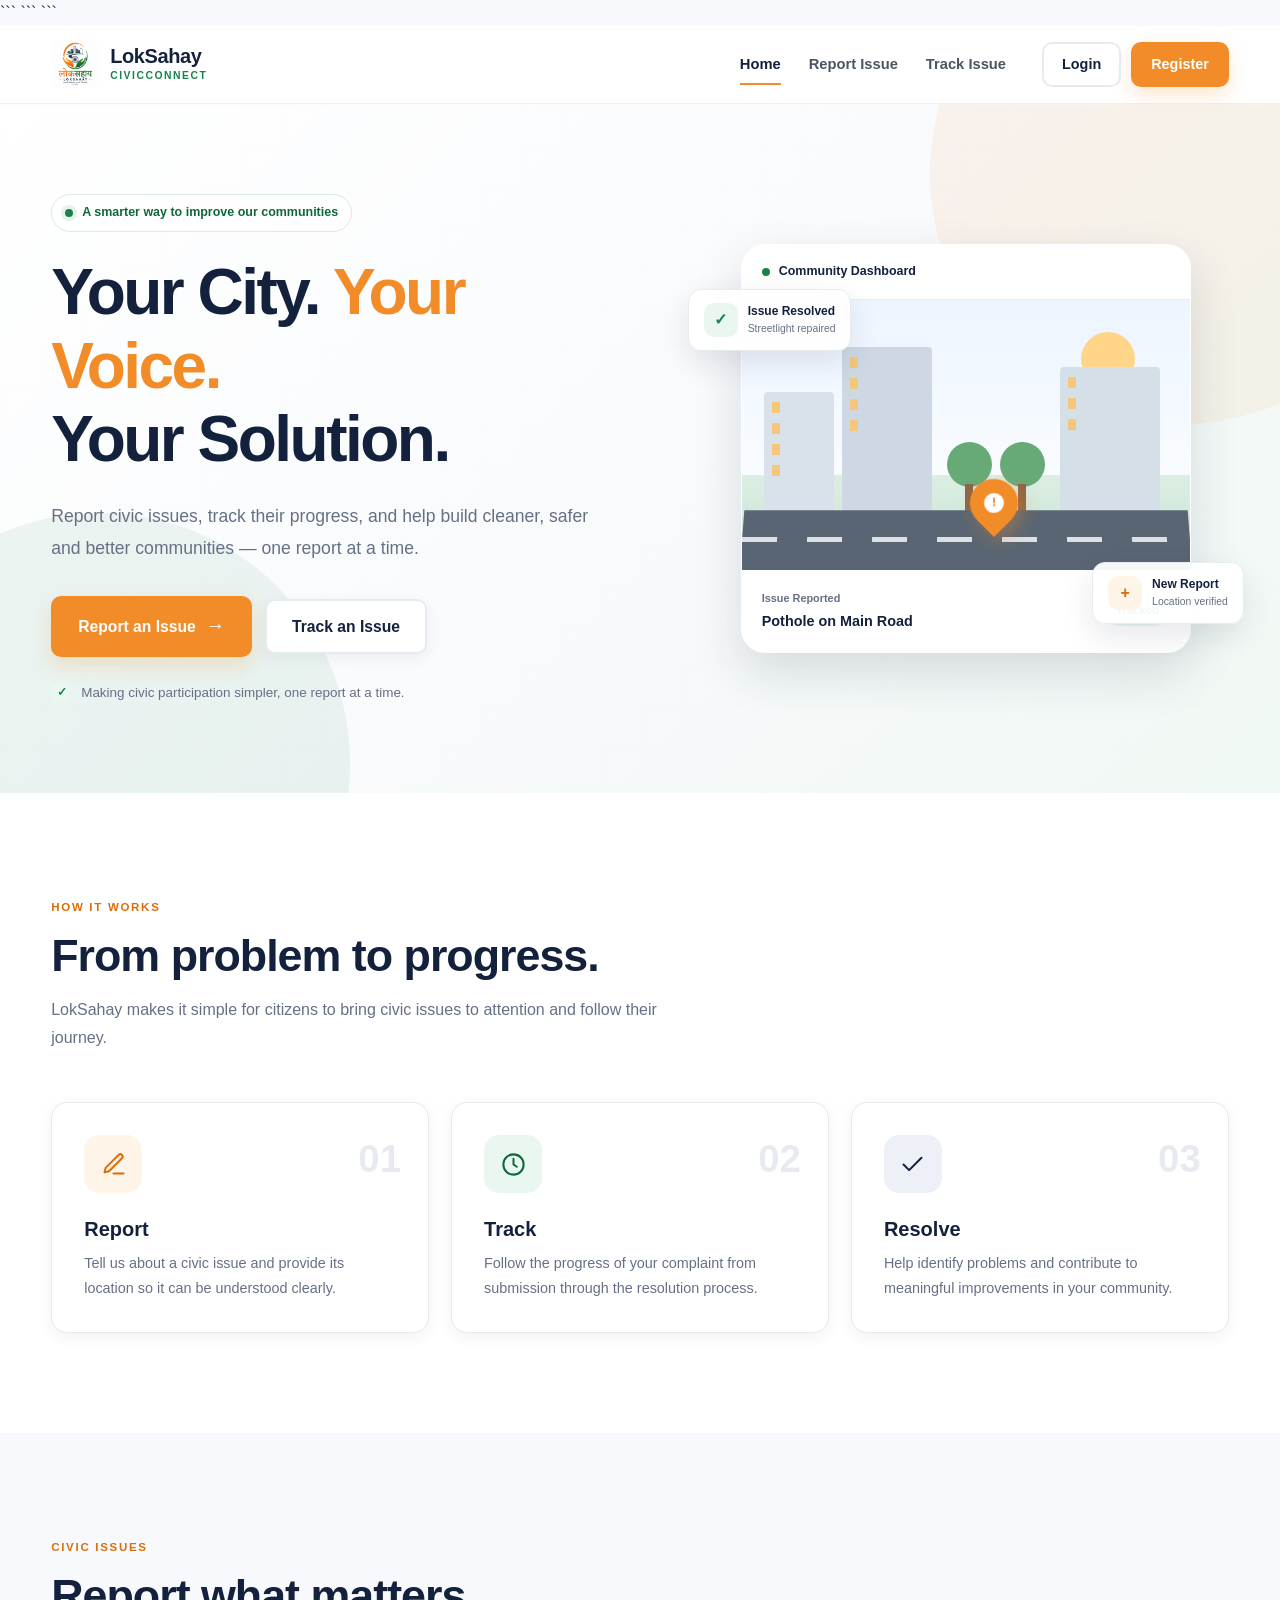
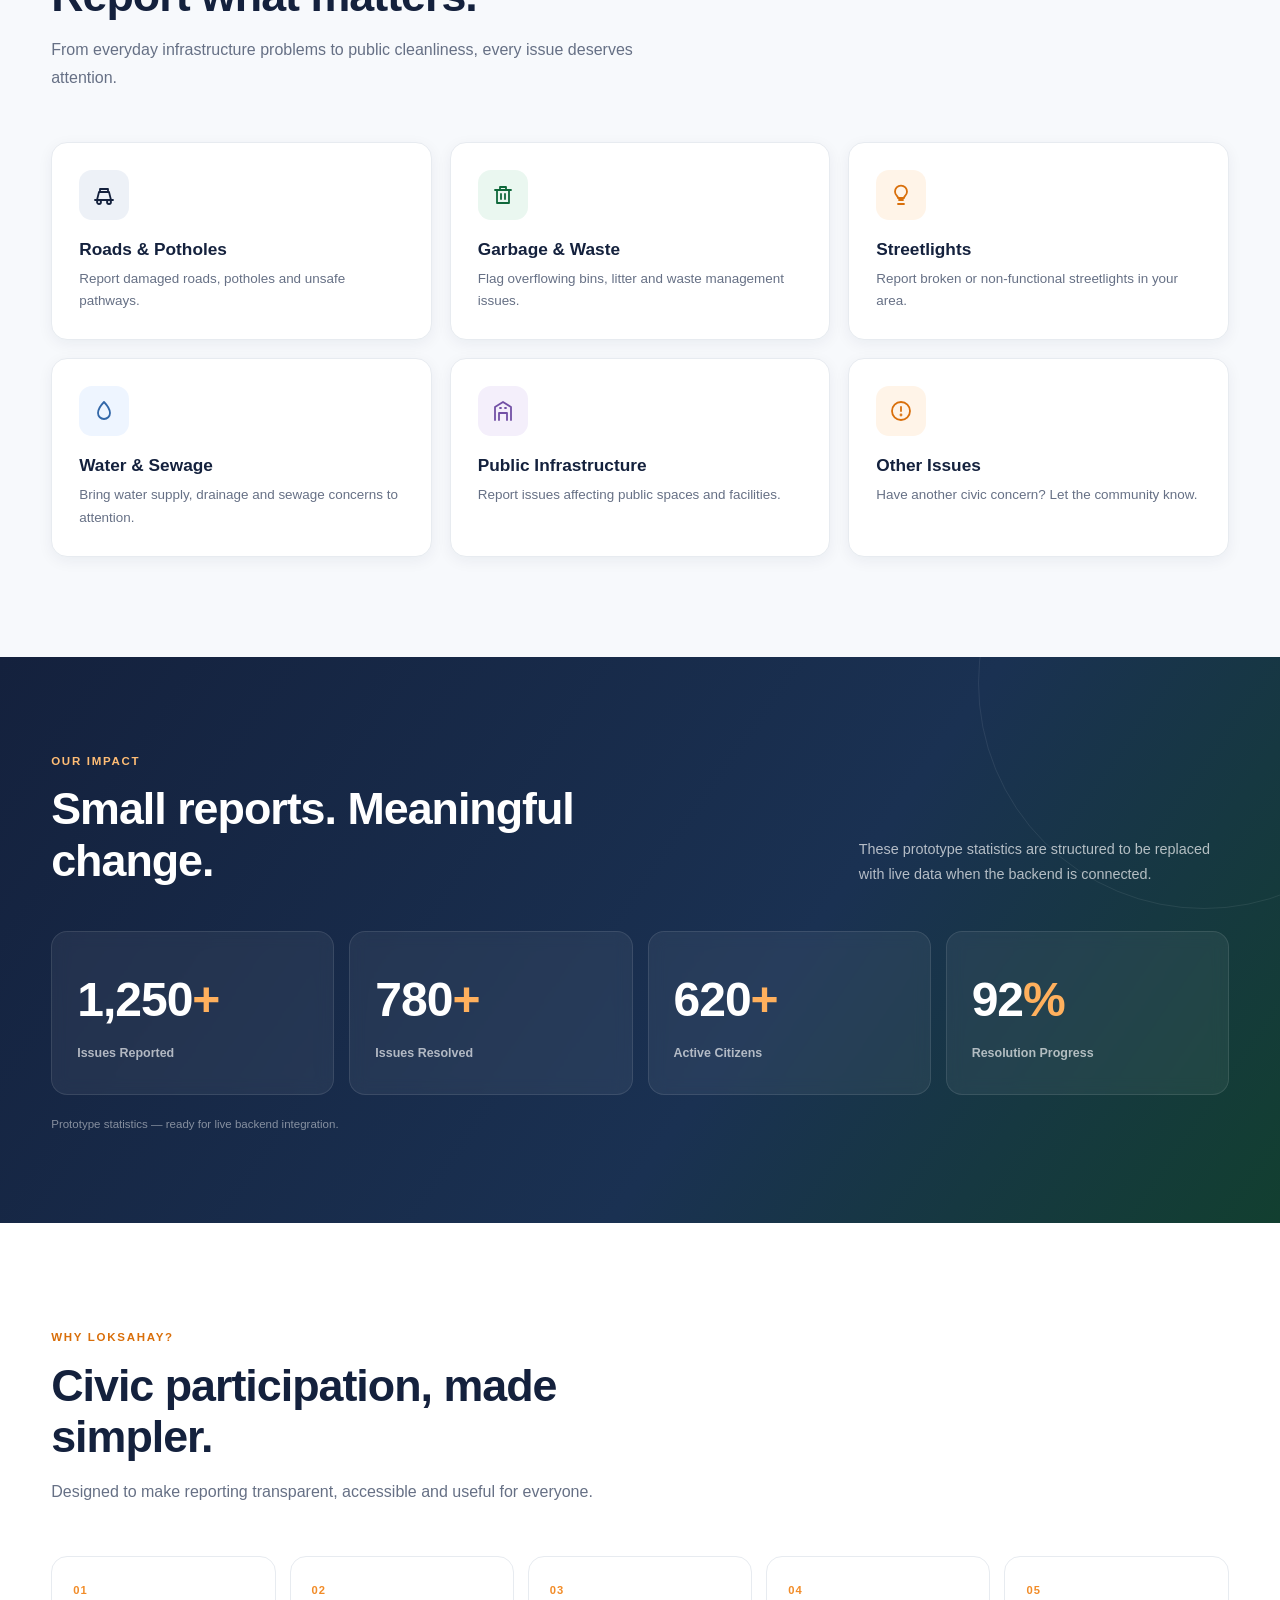
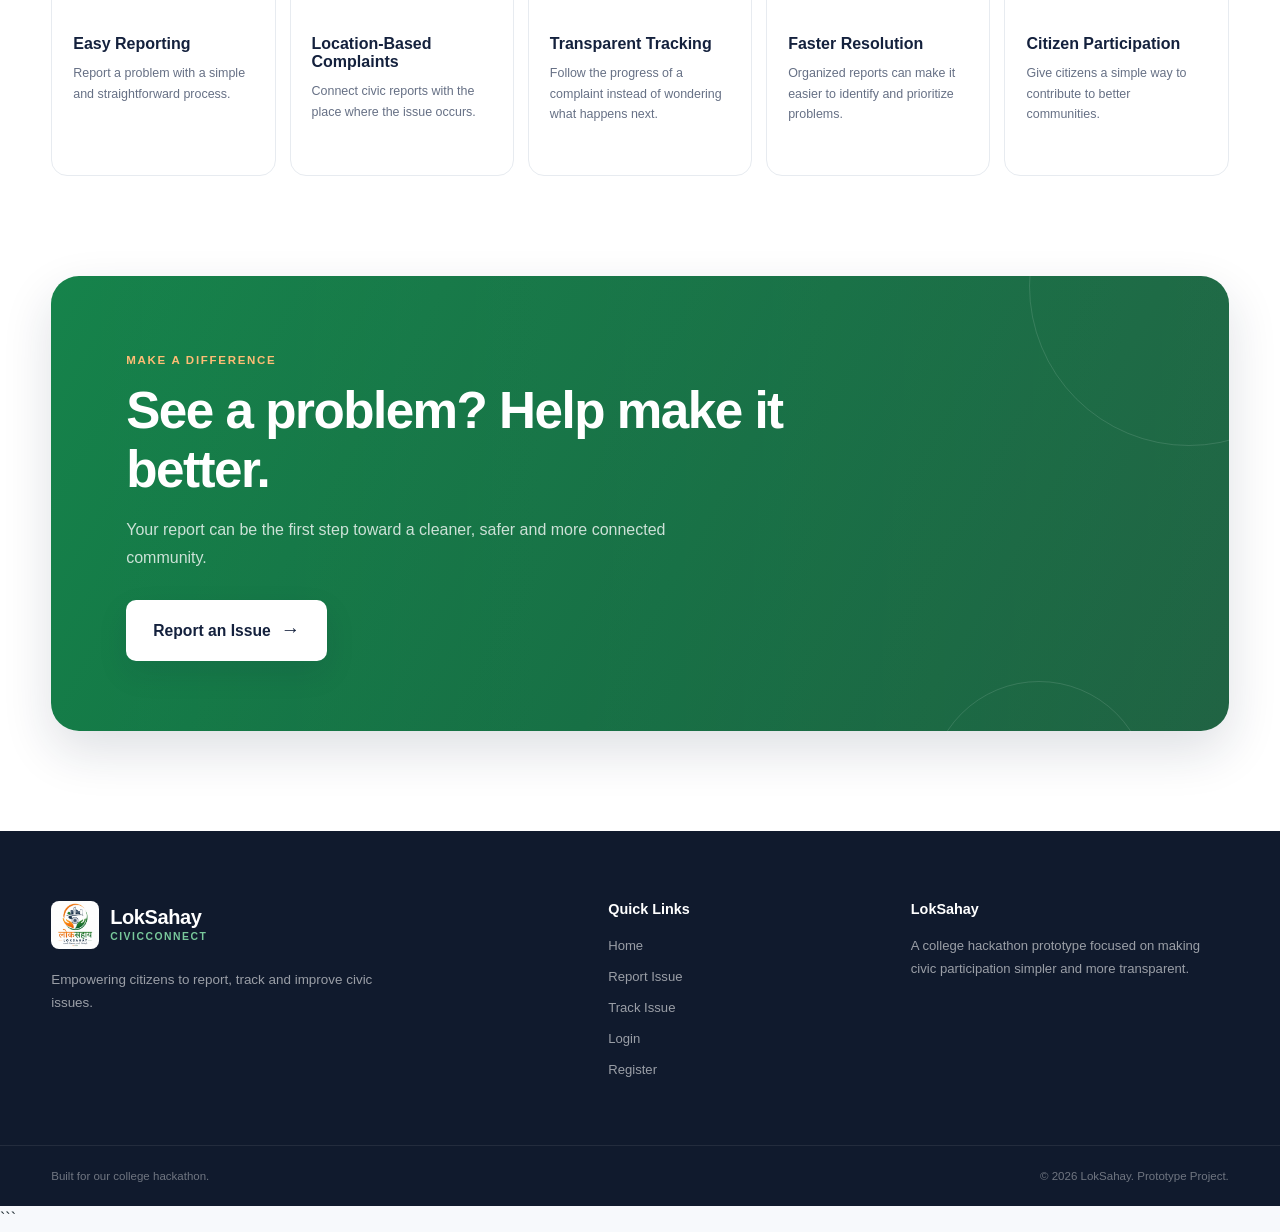
<file: index.html>
<!DOCTYPE html>

<html lang="en">
<head>
    <meta charset="UTF-8">
    <meta name="viewport" content="width=device-width, initial-scale=1.0">

```
<meta
    name="description"
    content="LokSahay - Report civic issues, track progress, and help build better communities."
>

<title>LokSahay | Your City. Your Voice. Your Solution.</title>

<link rel="stylesheet" href="style.css">
```

</head>

<body>

```
<!-- ==================== NAVBAR ==================== -->
<header class="site-header">
    <nav class="navbar container" aria-label="Main navigation">

        <!-- Logo -->
        <a href="index.html" class="brand">
            <img
                src="assets/logo.png"
                alt="LokSahay Logo"
                class="brand-logo"
            >

            <div class="brand-text">
                <span class="brand-name">LokSahay</span>
                <span class="brand-tagline">CivicConnect</span>
            </div>
        </a>

        <!-- Mobile Menu Button -->
        <button
            class="menu-toggle"
            id="menuToggle"
            type="button"
            aria-label="Open navigation menu"
            aria-expanded="false"
            aria-controls="navLinks"
        >
            <span></span>
            <span></span>
            <span></span>
        </button>

        <!-- Navigation Links -->
        <div class="nav-links" id="navLinks">

            <a href="index.html" class="nav-link active">
                Home
            </a>

            <a href="report.html" class="nav-link">
                Report Issue
            </a>

            <a href="track.html" class="nav-link">
                Track Issue
            </a>

            <div class="nav-actions">

                <a href="login.html" class="btn btn-outline btn-small">
                    Login
                </a>

                <a href="register.html" class="btn btn-primary btn-small">
                    Register
                </a>

            </div>

        </div>

    </nav>
</header>


<!-- ==================== MAIN CONTENT ==================== -->
<main>

    <!-- ==================== HERO SECTION ==================== -->
    <section class="hero">

        <div class="hero-pattern"></div>

        <div class="container hero-content">

            <!-- Hero Text -->
            <div class="hero-text reveal">

                <div class="hero-badge">
                    <span class="badge-dot"></span>
                    A smarter way to improve our communities
                </div>

                <h1>
                    Your City.
                    <span class="text-saffron">Your Voice.</span>
                    <br>
                    Your Solution.
                </h1>

                <p class="hero-description">
                    Report civic issues, track their progress, and help
                    build cleaner, safer and better communities — one
                    report at a time.
                </p>

                <div class="hero-buttons">

                    <a
                        href="report.html"
                        class="btn btn-primary btn-large"
                    >
                        Report an Issue
                        <span class="btn-arrow">→</span>
                    </a>

                    <a
                        href="track.html"
                        class="btn btn-secondary btn-large"
                    >
                        Track an Issue
                    </a>

                </div>

                <div class="hero-trust">
                    <span class="trust-check">✓</span>
                    Making civic participation simpler, one report at a time.
                </div>

            </div>


            <!-- Hero Visual -->
            <div class="hero-visual reveal">

                <div class="visual-glow"></div>

                <div class="city-card">

                    <div class="city-card-top">
                        <span class="live-dot"></span>
                        <span>Community Dashboard</span>
                    </div>

                    <div class="city-illustration">

                        <div class="sun"></div>

                        <!-- Buildings -->
                        <div class="building building-one">
                            <span></span>
                            <span></span>
                            <span></span>
                            <span></span>
                        </div>

                        <div class="building building-two">
                            <span></span>
                            <span></span>
                            <span></span>
                            <span></span>
                        </div>

                        <div class="building building-three">
                            <span></span>
                            <span></span>
                            <span></span>
                        </div>

                        <!-- Trees -->
                        <div class="tree tree-one">
                            <div class="tree-top"></div>
                            <div class="tree-trunk"></div>
                        </div>

                        <div class="tree tree-two">
                            <div class="tree-top"></div>
                            <div class="tree-trunk"></div>
                        </div>

                        <!-- Road -->
                        <div class="road">
                            <div class="road-line"></div>
                        </div>

                        <!-- Issue Marker -->
                        <div class="issue-pin">
                            <div class="pin-head">!</div>
                        </div>

                    </div>


                    <!-- Issue Status -->
                    <div class="issue-status">

                        <div>
                            <span class="status-label">
                                Issue Reported
                            </span>

                            <strong>
                                Pothole on Main Road
                            </strong>
                        </div>

                        <span class="status-pill">
                            Tracked
                        </span>

                    </div>

                </div>


                <!-- Floating Card 1 -->
                <div class="floating-card floating-card-one">

                    <span class="floating-icon green-icon">
                        ✓
                    </span>

                    <div>
                        <strong>Issue Resolved</strong>
                        <small>Streetlight repaired</small>
                    </div>

                </div>


                <!-- Floating Card 2 -->
                <div class="floating-card floating-card-two">

                    <span class="floating-icon saffron-icon">
                        +
                    </span>

                    <div>
                        <strong>New Report</strong>
                        <small>Location verified</small>
                    </div>

                </div>

            </div>

        </div>

    </section>


    <!-- ==================== HOW IT WORKS ==================== -->
    <section
        class="section how-section"
        id="how-it-works"
    >

        <div class="container">

            <div class="section-heading reveal">

                <span class="section-label">
                    HOW IT WORKS
                </span>

                <h2>
                    From problem to progress.
                </h2>

                <p>
                    LokSahay makes it simple for citizens to bring civic
                    issues to attention and follow their journey.
                </p>

            </div>


            <div class="steps-grid">

                <!-- Step 1 -->
                <article class="step-card reveal">

                    <div class="step-number">
                        01
                    </div>

                    <div class="step-icon saffron-bg">

                        <svg
                            viewBox="0 0 24 24"
                            aria-hidden="true"
                        >
                            <path d="M12 20h9"></path>
                            <path d="M16.5 3.5a2.12 2.12 0 0 1 3 3L8 18l-4 1 1-4Z"></path>
                        </svg>

                    </div>

                    <h3>
                        Report
                    </h3>

                    <p>
                        Tell us about a civic issue and provide its
                        location so it can be understood clearly.
                    </p>

                </article>


                <!-- Step 2 -->
                <article class="step-card reveal">

                    <div class="step-number">
                        02
                    </div>

                    <div class="step-icon green-bg">

                        <svg
                            viewBox="0 0 24 24"
                            aria-hidden="true"
                        >
                            <circle cx="12" cy="12" r="9"></circle>
                            <polyline points="12 7 12 12 15 14"></polyline>
                        </svg>

                    </div>

                    <h3>
                        Track
                    </h3>

                    <p>
                        Follow the progress of your complaint from
                        submission through the resolution process.
                    </p>

                </article>


                <!-- Step 3 -->
                <article class="step-card reveal">

                    <div class="step-number">
                        03
                    </div>

                    <div class="step-icon navy-bg">

                        <svg
                            viewBox="0 0 24 24"
                            aria-hidden="true"
                        >
                            <path d="M20 6 9 17l-5-5"></path>
                        </svg>

                    </div>

                    <h3>
                        Resolve
                    </h3>

                    <p>
                        Help identify problems and contribute to
                        meaningful improvements in your community.
                    </p>

                </article>

            </div>

        </div>

    </section>


    <!-- ==================== ISSUE CATEGORIES ==================== -->
    <section class="section categories-section">

        <div class="container">

            <div class="section-heading reveal">

                <span class="section-label">
                    CIVIC ISSUES
                </span>

                <h2>
                    Report what matters.
                </h2>

                <p>
                    From everyday infrastructure problems to public
                    cleanliness, every issue deserves attention.
                </p>

            </div>


            <div class="categories-grid">

                <!-- Roads -->
                <article class="category-card reveal">

                    <div class="category-icon">

                        <svg
                            viewBox="0 0 24 24"
                            aria-hidden="true"
                        >
                            <path d="M3 17h18"></path>
                            <path d="M5 17 7 9h10l2 8"></path>
                            <path d="M8 9V6h8v3"></path>
                            <circle cx="7" cy="19" r="2"></circle>
                            <circle cx="17" cy="19" r="2"></circle>
                        </svg>

                    </div>

                    <h3>
                        Roads & Potholes
                    </h3>

                    <p>
                        Report damaged roads, potholes and unsafe
                        pathways.
                    </p>

                </article>


                <!-- Garbage -->
                <article class="category-card reveal">

                    <div class="category-icon green-category">

                        <svg
                            viewBox="0 0 24 24"
                            aria-hidden="true"
                        >
                            <path d="M4 7h16"></path>
                            <path d="M6 7v13h12V7"></path>
                            <path d="M9 7V4h6v3"></path>
                            <path d="M10 11v5"></path>
                            <path d="M14 11v5"></path>
                        </svg>

                    </div>

                    <h3>
                        Garbage & Waste
                    </h3>

                    <p>
                        Flag overflowing bins, litter and waste
                        management issues.
                    </p>

                </article>


                <!-- Streetlights -->
                <article class="category-card reveal">

                    <div class="category-icon saffron-category">

                        <svg
                            viewBox="0 0 24 24"
                            aria-hidden="true"
                        >
                            <path d="M9 21h6"></path>
                            <path d="M10 17h4"></path>
                            <path d="M8 13a6 6 0 1 1 8 0c-.8.7-1 1.5-1 2H9c0-.5-.2-1.3-1-2Z"></path>
                        </svg>

                    </div>

                    <h3>
                        Streetlights
                    </h3>

                    <p>
                        Report broken or non-functional streetlights
                        in your area.
                    </p>

                </article>


                <!-- Water -->
                <article class="category-card reveal">

                    <div class="category-icon blue-category">

                        <svg
                            viewBox="0 0 24 24"
                            aria-hidden="true"
                        >
                            <path d="M12 3s6 6.2 6 11a6 6 0 0 1-12 0c0-4.8 6-11 6-11Z"></path>
                        </svg>

                    </div>

                    <h3>
                        Water & Sewage
                    </h3>

                    <p>
                        Bring water supply, drainage and sewage
                        concerns to attention.
                    </p>

                </article>


                <!-- Infrastructure -->
                <article class="category-card reveal">

                    <div class="category-icon purple-category">

                        <svg
                            viewBox="0 0 24 24"
                            aria-hidden="true"
                        >
                            <path d="M4 21V8l8-5 8 5v13"></path>
                            <path d="M8 21v-7h8v7"></path>
                            <path d="M9 9h1"></path>
                            <path d="M14 9h1"></path>
                        </svg>

                    </div>

                    <h3>
                        Public Infrastructure
                    </h3>

                    <p>
                        Report issues affecting public spaces and
                        facilities.
                    </p>

                </article>


                <!-- Other -->
                <article class="category-card reveal">

                    <div class="category-icon orange-category">

                        <svg
                            viewBox="0 0 24 24"
                            aria-hidden="true"
                        >
                            <circle cx="12" cy="12" r="9"></circle>
                            <path d="M12 8v4"></path>
                            <circle cx="12" cy="16" r=".5"></circle>
                        </svg>

                    </div>

                    <h3>
                        Other Issues
                    </h3>

                    <p>
                        Have another civic concern? Let the community
                        know.
                    </p>

                </article>

            </div>

        </div>

    </section>


    <!-- ==================== IMPACT / STATISTICS ==================== -->
    <section class="impact-section">

        <div class="container">

            <div class="impact-header reveal">

                <div>

                    <span class="section-label light-label">
                        OUR IMPACT
                    </span>

                    <h2>
                        Small reports. Meaningful change.
                    </h2>

                </div>

                <p>
                    These prototype statistics are structured to be
                    replaced with live data when the backend is connected.
                </p>

            </div>


            <div class="stats-grid">

                <div class="stat-card reveal">
                    <strong>
                        1,250<span>+</span>
                    </strong>
                    <p>
                        Issues Reported
                    </p>
                </div>

                <div class="stat-card reveal">
                    <strong>
                        780<span>+</span>
                    </strong>
                    <p>
                        Issues Resolved
                    </p>
                </div>

                <div class="stat-card reveal">
                    <strong>
                        620<span>+</span>
                    </strong>
                    <p>
                        Active Citizens
                    </p>
                </div>

                <div class="stat-card reveal">
                    <strong>
                        92<span>%</span>
                    </strong>
                    <p>
                        Resolution Progress
                    </p>
                </div>

            </div>


            <p class="prototype-note">
                Prototype statistics — ready for live backend integration.
            </p>

        </div>

    </section>


    <!-- ==================== WHY LOKSAHAY ==================== -->
    <section class="section why-section">

        <div class="container">

            <div class="section-heading reveal">

                <span class="section-label">
                    WHY LOKSAHAY?
                </span>

                <h2>
                    Civic participation, made simpler.
                </h2>

                <p>
                    Designed to make reporting transparent, accessible
                    and useful for everyone.
                </p>

            </div>


            <div class="benefits-grid">

                <article class="benefit-card reveal">
                    <div class="benefit-number">01</div>

                    <h3>
                        Easy Reporting
                    </h3>

                    <p>
                        Report a problem with a simple and straightforward
                        process.
                    </p>
                </article>


                <article class="benefit-card reveal">
                    <div class="benefit-number">02</div>

                    <h3>
                        Location-Based Complaints
                    </h3>

                    <p>
                        Connect civic reports with the place where the
                        issue occurs.
                    </p>
                </article>


                <article class="benefit-card reveal">
                    <div class="benefit-number">03</div>

                    <h3>
                        Transparent Tracking
                    </h3>

                    <p>
                        Follow the progress of a complaint instead of
                        wondering what happens next.
                    </p>
                </article>


                <article class="benefit-card reveal">
                    <div class="benefit-number">04</div>

                    <h3>
                        Faster Resolution
                    </h3>

                    <p>
                        Organized reports can make it easier to identify
                        and prioritize problems.
                    </p>
                </article>


                <article class="benefit-card reveal">
                    <div class="benefit-number">05</div>

                    <h3>
                        Citizen Participation
                    </h3>

                    <p>
                        Give citizens a simple way to contribute to
                        better communities.
                    </p>
                </article>

            </div>

        </div>

    </section>


    <!-- ==================== FINAL CTA ==================== -->
    <section class="final-cta">

        <div class="container">

            <div class="cta-box reveal">

                <div class="cta-decoration cta-decoration-one"></div>
                <div class="cta-decoration cta-decoration-two"></div>

                <div class="cta-content">

                    <span class="section-label light-label">
                        MAKE A DIFFERENCE
                    </span>

                    <h2>
                        See a problem? Help make it better.
                    </h2>

                    <p>
                        Your report can be the first step toward a cleaner,
                        safer and more connected community.
                    </p>

                    <a
                        href="report.html"
                        class="btn btn-white btn-large"
                    >
                        Report an Issue
                        <span class="btn-arrow">→</span>
                    </a>

                </div>

            </div>

        </div>

    </section>

</main>


<!-- ==================== FOOTER ==================== -->
<footer class="site-footer">

    <div class="container footer-main">

        <!-- Footer Brand -->
        <div class="footer-brand">

            <a href="index.html" class="brand footer-brand-link">

                <img
                    src="assets/logo.png"
                    alt="LokSahay Logo"
                    class="brand-logo"
                >

                <div class="brand-text">

                    <span class="brand-name">
                        LokSahay
                    </span>

                    <span class="brand-tagline">
                        CivicConnect
                    </span>

                </div>

            </a>

            <p>
                Empowering citizens to report, track and improve
                civic issues.
            </p>

        </div>


        <!-- Footer Links -->
        <div class="footer-links">

            <h3>
                Quick Links
            </h3>

            <a href="index.html">
                Home
            </a>

            <a href="report.html">
                Report Issue
            </a>

            <a href="track.html">
                Track Issue
            </a>

            <a href="login.html">
                Login
            </a>

            <a href="register.html">
                Register
            </a>

        </div>


        <!-- Footer Project Info -->
        <div class="footer-project">

            <h3>
                LokSahay
            </h3>

            <p>
                A college hackathon prototype focused on making civic
                participation simpler and more transparent.
            </p>

        </div>

    </div>


    <!-- Footer Bottom -->
    <div class="footer-bottom">

        <div class="container">

            <p>
                Built for our college hackathon.
            </p>

            <p>
                © 2026 LokSahay. Prototype Project.
            </p>

        </div>

    </div>

</footer>


<!-- JavaScript -->
<script src="script.js"></script>
```

</body>
</html>
</file>
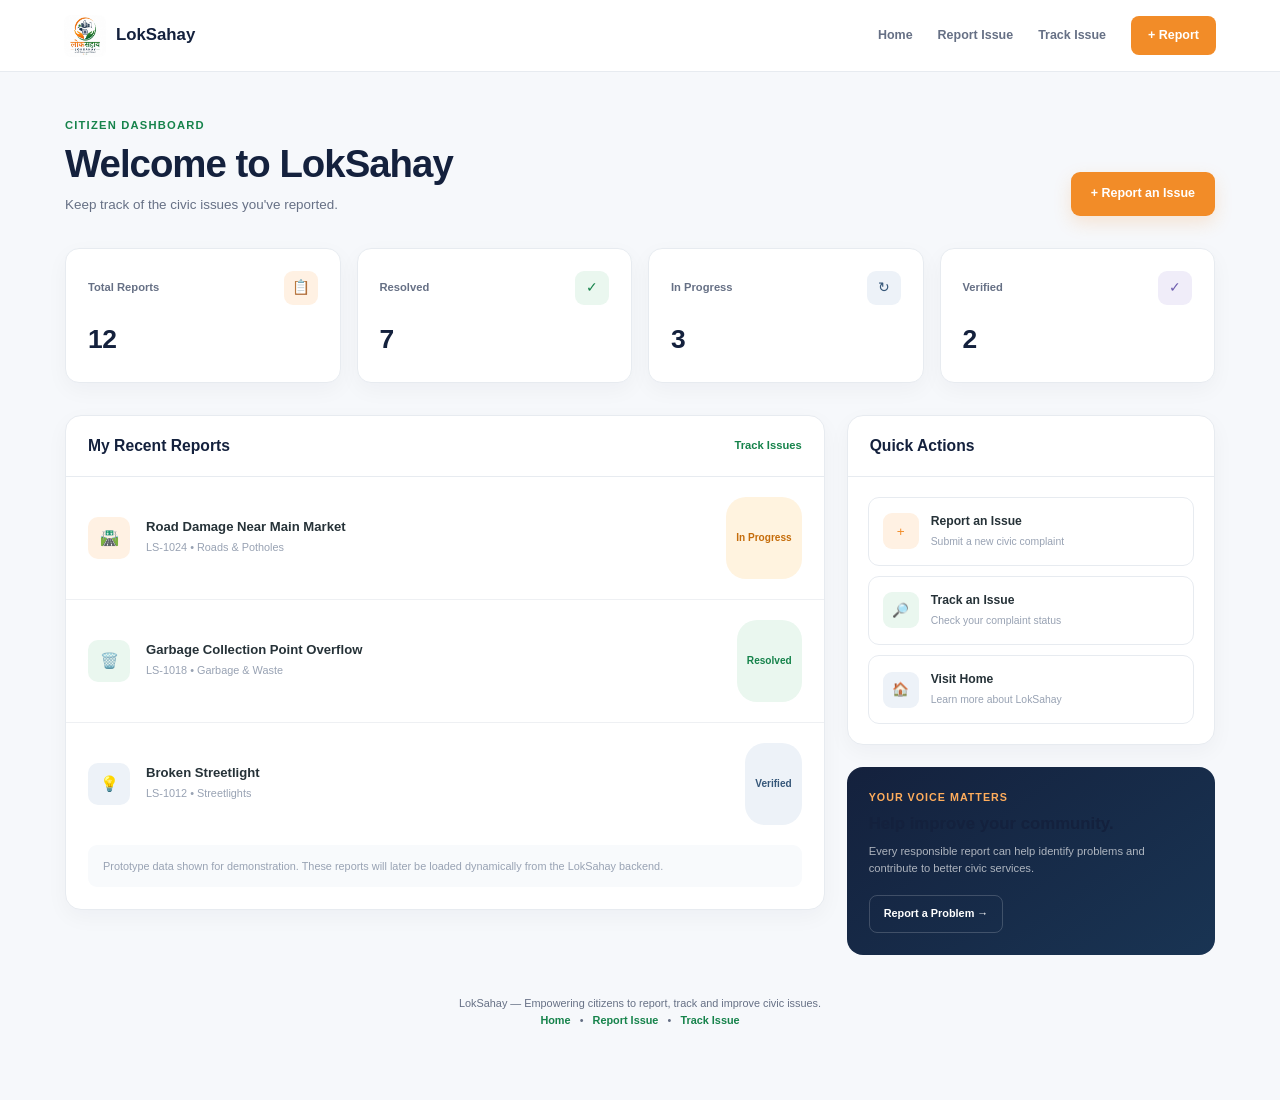
<file: dashboard.html>
<!DOCTYPE html>
<html lang="en">

<head>
    <meta charset="UTF-8">

    <meta
        name="viewport"
        content="width=device-width, initial-scale=1.0"
    >

    <meta
        name="description"
        content="Your LokSahay citizen dashboard."
    >

    <title>Dashboard | LokSahay</title>

    <link rel="stylesheet" href="style.css">

    <style>
        /* =====================================================
           DASHBOARD PAGE
           ===================================================== */

        .dashboard-page {
            min-height: 100vh;

            background: #f6f8fb;

            color: #263238;
        }

        /* =====================================================
           NAVBAR
           ===================================================== */

        .dashboard-nav {
            min-height: 72px;

            display: flex;
            align-items: center;
            justify-content: space-between;

            padding: 0 5%;

            background: #ffffff;

            border-bottom: 1px solid #e7ebf0;

            position: sticky;
            top: 0;

            z-index: 100;
        }

        .dashboard-brand {
            display: flex;
            align-items: center;

            gap: 10px;

            color: #14213d;

            font-size: 1.05rem;
            font-weight: 800;
        }

        .dashboard-brand img {
            width: 42px;
            height: 42px;

            object-fit: contain;

            border-radius: 8px;
        }

        .dashboard-nav-links {
            display: flex;
            align-items: center;

            gap: 25px;
        }

        .dashboard-nav-links a {
            color: #667085;

            font-size: 0.78rem;
            font-weight: 700;

            transition: color 0.3s ease;
        }

        .dashboard-nav-links a:hover {
            color: #f28c28;
        }

        .nav-report-button {
            padding: 10px 17px;

            border-radius: 8px;

            background: #f28c28;

            color: #ffffff !important;

            transition:
                background 0.3s ease,
                transform 0.3s ease;
        }

        .nav-report-button:hover {
            background: #d96f0b;

            transform: translateY(-1px);
        }

        /* =====================================================
           MAIN CONTAINER
           ===================================================== */

        .dashboard-container {
            width: min(100%, 1200px);

            margin: 0 auto;

            padding: 45px 25px 70px;
        }

        /* =====================================================
           WELCOME
           ===================================================== */

        .dashboard-welcome {
            display: flex;
            align-items: flex-end;
            justify-content: space-between;

            gap: 25px;

            margin-bottom: 32px;
        }

        .welcome-eyebrow {
            display: block;

            margin-bottom: 7px;

            color: #16834b;

            font-size: 0.7rem;
            font-weight: 800;

            letter-spacing: 1.2px;

            text-transform: uppercase;
        }

        .dashboard-welcome h1 {
            margin-bottom: 8px;

            color: #14213d;

            font-size: clamp(1.8rem, 4vw, 2.4rem);

            letter-spacing: -1px;
        }

        .dashboard-welcome p {
            color: #667085;

            font-size: 0.84rem;
        }

        .welcome-action {
            flex-shrink: 0;

            padding: 12px 20px;

            border-radius: 9px;

            background: #f28c28;

            color: #ffffff;

            font-size: 0.78rem;
            font-weight: 800;

            box-shadow:
                0 7px 18px rgba(242, 140, 40, 0.18);

            transition:
                transform 0.3s ease,
                background 0.3s ease;
        }

        .welcome-action:hover {
            background: #d96f0b;

            transform: translateY(-2px);
        }

        /* =====================================================
           STATISTICS
           ===================================================== */

        .dashboard-stats {
            display: grid;

            grid-template-columns: repeat(4, 1fr);

            gap: 16px;

            margin-bottom: 32px;
        }

        .stat-card {
            padding: 22px;

            background: #ffffff;

            border: 1px solid #e7ebf0;

            border-radius: 14px;

            box-shadow:
                0 7px 22px rgba(20, 33, 61, 0.04);
        }

        .stat-top {
            display: flex;
            align-items: center;
            justify-content: space-between;

            margin-bottom: 13px;
        }

        .stat-label {
            color: #667085;

            font-size: 0.7rem;
            font-weight: 700;
        }

        .stat-icon {
            width: 34px;
            height: 34px;

            display: flex;
            align-items: center;
            justify-content: center;

            border-radius: 9px;

            background: #fff1e3;

            color: #f28c28;

            font-size: 0.9rem;
        }

        .stat-card:nth-child(2) .stat-icon {
            background: #eaf7ef;

            color: #16834b;
        }

        .stat-card:nth-child(3) .stat-icon {
            background: #edf2f8;

            color: #365779;
        }

        .stat-card:nth-child(4) .stat-icon {
            background: #f0edf9;

            color: #6d5cae;
        }

        .stat-number {
            color: #14213d;

            font-size: 1.65rem;
            font-weight: 800;

            letter-spacing: -0.5px;
        }

        /* =====================================================
           CONTENT GRID
           ===================================================== */

        .dashboard-grid {
            display: grid;

            grid-template-columns: minmax(0, 1.65fr) minmax(280px, 0.8fr);

            gap: 22px;

            align-items: start;
        }

        .dashboard-card {
            background: #ffffff;

            border: 1px solid #e7ebf0;

            border-radius: 16px;

            box-shadow:
                0 7px 22px rgba(20, 33, 61, 0.04);

            overflow: hidden;
        }

        .card-header {
            display: flex;
            align-items: center;
            justify-content: space-between;

            padding: 21px 22px;

            border-bottom: 1px solid #e7ebf0;
        }

        .card-header h2 {
            color: #14213d;

            font-size: 0.98rem;
            font-weight: 800;
        }

        .card-header a {
            color: #16834b;

            font-size: 0.7rem;
            font-weight: 800;
        }

        /* =====================================================
           ISSUE LIST
           ===================================================== */

        .issue-list {
            display: flex;
            flex-direction: column;
        }

        .issue-item {
            padding: 20px 22px;

            display: flex;
            align-items: center;

            gap: 16px;

            border-bottom: 1px solid #eef0f3;

            transition: background 0.3s ease;
        }

        .issue-item:last-child {
            border-bottom: none;
        }

        .issue-item:hover {
            background: #fafbfc;
        }

        .issue-category-icon {
            width: 42px;
            height: 42px;

            flex-shrink: 0;

            display: flex;
            align-items: center;
            justify-content: center;

            border-radius: 10px;

            background: #fff1e3;

            color: #f28c28;

            font-size: 0.95rem;
        }

        .issue-item:nth-child(2) .issue-category-icon {
            background: #eaf7ef;

            color: #16834b;
        }

        .issue-item:nth-child(3) .issue-category-icon {
            background: #edf2f8;

            color: #365779;
        }

        .issue-content {
            flex: 1;

            min-width: 0;
        }

        .issue-content h3 {
            margin-bottom: 5px;

            color: #263238;

            font-size: 0.82rem;

            white-space: nowrap;

            overflow: hidden;

            text-overflow: ellipsis;
        }

        .issue-content p {
            color: #98a2b3;

            font-size: 0.68rem;
        }

        .issue-status {
            flex-shrink: 0;

            padding: 6px 10px;

            border-radius: 20px;

            font-size: 0.63rem;
            font-weight: 800;
        }

        .status-progress {
            background: #fff3df;

            color: #c56c0a;
        }

        .status-resolved {
            background: #eaf7ef;

            color: #16834b;
        }

        .status-verified {
            background: #edf2f8;

            color: #365779;
        }

        /* =====================================================
           EMPTY / DEMO NOTE
           ===================================================== */

        .prototype-note {
            margin: 0 22px 22px;

            padding: 13px 15px;

            border-radius: 9px;

            background: #f8fafc;

            color: #98a2b3;

            font-size: 0.68rem;

            line-height: 1.5;
        }

        /* =====================================================
           QUICK ACTIONS
           ===================================================== */

        .quick-actions {
            padding: 20px;
        }

        .quick-action {
            display: flex;
            align-items: center;

            gap: 12px;

            padding: 14px;

            margin-bottom: 10px;

            border: 1px solid #e7ebf0;

            border-radius: 11px;

            background: #ffffff;

            transition:
                transform 0.3s ease,
                border-color 0.3s ease,
                box-shadow 0.3s ease;
        }

        .quick-action:last-child {
            margin-bottom: 0;
        }

        .quick-action:hover {
            transform: translateY(-2px);

            border-color: #d8dee6;

            box-shadow:
                0 6px 16px rgba(20, 33, 61, 0.06);
        }

        .quick-icon {
            width: 36px;
            height: 36px;

            flex-shrink: 0;

            display: flex;
            align-items: center;
            justify-content: center;

            border-radius: 9px;

            background: #fff1e3;

            color: #f28c28;

            font-size: 0.85rem;
        }

        .quick-action:nth-child(2) .quick-icon {
            background: #eaf7ef;

            color: #16834b;
        }

        .quick-action:nth-child(3) .quick-icon {
            background: #edf2f8;

            color: #365779;
        }

        .quick-text {
            display: flex;
            flex-direction: column;

            gap: 3px;
        }

        .quick-text strong {
            color: #263238;

            font-size: 0.76rem;
        }

        .quick-text span {
            color: #98a2b3;

            font-size: 0.65rem;
        }

        /* =====================================================
           COMMUNITY CARD
           ===================================================== */

        .community-card {
            margin-top: 22px;

            padding: 22px;

            border-radius: 16px;

            background:
                linear-gradient(
                    145deg,
                    #14213d,
                    #193453
                );

            color: #ffffff;
        }

        .community-card .small-label {
            display: block;

            margin-bottom: 8px;

            color: #ffad5c;

            font-size: 0.67rem;
            font-weight: 800;

            letter-spacing: 1px;

            text-transform: uppercase;
        }

        .community-card h2 {
            margin-bottom: 9px;

            font-size: 1.05rem;
        }

        .community-card p {
            margin-bottom: 17px;

            color: rgba(255, 255, 255, 0.65);

            font-size: 0.7rem;

            line-height: 1.6;
        }

        .community-link {
            display: inline-block;

            padding: 9px 14px;

            border: 1px solid rgba(255, 255, 255, 0.18);

            border-radius: 8px;

            color: #ffffff;

            font-size: 0.68rem;
            font-weight: 700;

            transition:
                background 0.3s ease,
                border-color 0.3s ease;
        }

        .community-link:hover {
            background: rgba(255, 255, 255, 0.08);

            border-color: rgba(255, 255, 255, 0.3);
        }

        /* =====================================================
           FOOTER
           ===================================================== */

        .dashboard-footer {
            padding-top: 40px;

            text-align: center;

            color: #98a2b3;

            font-size: 0.68rem;
        }

        .dashboard-footer a {
            color: #16834b;

            font-weight: 700;
        }

        /* =====================================================
           RESPONSIVE
           ===================================================== */

        @media (max-width: 900px) {

            .dashboard-stats {
                grid-template-columns: 1fr 1fr;
            }

            .dashboard-grid {
                grid-template-columns: 1fr;
            }
        }

        @media (max-width: 650px) {

            .dashboard-nav {
                padding: 0 20px;
            }

            .dashboard-nav-links a:not(.nav-report-button) {
                display: none;
            }

            .dashboard-container {
                padding: 35px 18px 55px;
            }

            .dashboard-welcome {
                align-items: flex-start;

                flex-direction: column;
            }

            .welcome-action {
                width: 100%;

                text-align: center;
            }

            .dashboard-stats {
                grid-template-columns: 1fr 1fr;

                gap: 10px;
            }

            .stat-card {
                padding: 17px;
            }

            .stat-number {
                font-size: 1.35rem;
            }

            .issue-item {
                align-items: flex-start;

                padding: 17px;
            }

            .issue-status {
                font-size: 0.58rem;
            }
        }

        @media (max-width: 420px) {

            .dashboard-stats {
                grid-template-columns: 1fr;
            }

            .dashboard-brand {
                font-size: 0.92rem;
            }

            .dashboard-brand img {
                width: 36px;
                height: 36px;
            }

            .issue-content h3 {
                white-space: normal;
            }
        }
    </style>
</head>


<body>

    <div class="dashboard-page">

        <!-- =================================================
             NAVBAR
             ================================================= -->

        <nav class="dashboard-nav">

            <a
                href="index.html"
                class="dashboard-brand"
            >

                <img
                    src="assets/logo.png"
                    alt="LokSahay logo"
                >

                <span>LokSahay</span>

            </a>


            <div class="dashboard-nav-links">

                <a href="index.html">
                    Home
                </a>

                <a href="report.html">
                    Report Issue
                </a>

                <a href="track.html">
                    Track Issue
                </a>

                <a
                    href="report.html"
                    class="nav-report-button"
                >
                    + Report
                </a>

            </div>

        </nav>


        <!-- =================================================
             MAIN
             ================================================= -->

        <main class="dashboard-container">


            <!-- =================================================
                 WELCOME
                 ================================================= -->

            <section class="dashboard-welcome">

                <div>

                    <span class="welcome-eyebrow">
                        Citizen Dashboard
                    </span>

                    <h1>
                        Welcome to LokSahay
                    </h1>

                    <p>
                        Keep track of the civic issues you've reported.
                    </p>

                </div>

                <a
                    href="report.html"
                    class="welcome-action"
                >
                    + Report an Issue
                </a>

            </section>


            <!-- =================================================
                 STATISTICS
                 ================================================= -->

            <section class="dashboard-stats">

                <div class="stat-card">

                    <div class="stat-top">

                        <span class="stat-label">
                            Total Reports
                        </span>

                        <span class="stat-icon">
                            📋
                        </span>

                    </div>

                    <div class="stat-number">
                        12
                    </div>

                </div>


                <div class="stat-card">

                    <div class="stat-top">

                        <span class="stat-label">
                            Resolved
                        </span>

                        <span class="stat-icon">
                            ✓
                        </span>

                    </div>

                    <div class="stat-number">
                        7
                    </div>

                </div>


                <div class="stat-card">

                    <div class="stat-top">

                        <span class="stat-label">
                            In Progress
                        </span>

                        <span class="stat-icon">
                            ↻
                        </span>

                    </div>

                    <div class="stat-number">
                        3
                    </div>

                </div>


                <div class="stat-card">

                    <div class="stat-top">

                        <span class="stat-label">
                            Verified
                        </span>

                        <span class="stat-icon">
                            ✓
                        </span>

                    </div>

                    <div class="stat-number">
                        2
                    </div>

                </div>

            </section>


            <!-- =================================================
                 CONTENT
                 ================================================= -->

            <div class="dashboard-grid">


                <!-- =================================================
                     MY REPORTS
                     ================================================= -->

                <section class="dashboard-card">

                    <div class="card-header">

                        <h2>
                            My Recent Reports
                        </h2>

                        <a href="track.html">
                            Track Issues
                        </a>

                    </div>


                    <div class="issue-list">


                        <!-- Issue 1 -->

                        <article class="issue-item">

                            <div class="issue-category-icon">
                                🛣️
                            </div>

                            <div class="issue-content">

                                <h3>
                                    Road Damage Near Main Market
                                </h3>

                                <p>
                                    LS-1024 • Roads & Potholes
                                </p>

                            </div>

                            <span class="issue-status status-progress">
                                In Progress
                            </span>

                        </article>


                        <!-- Issue 2 -->

                        <article class="issue-item">

                            <div class="issue-category-icon">
                                🗑️
                            </div>

                            <div class="issue-content">

                                <h3>
                                    Garbage Collection Point Overflow
                                </h3>

                                <p>
                                    LS-1018 • Garbage & Waste
                                </p>

                            </div>

                            <span class="issue-status status-resolved">
                                Resolved
                            </span>

                        </article>


                        <!-- Issue 3 -->

                        <article class="issue-item">

                            <div class="issue-category-icon">
                                💡
                            </div>

                            <div class="issue-content">

                                <h3>
                                    Broken Streetlight
                                </h3>

                                <p>
                                    LS-1012 • Streetlights
                                </p>

                            </div>

                            <span class="issue-status status-verified">
                                Verified
                            </span>

                        </article>

                    </div>


                    <div class="prototype-note">

                        Prototype data shown for demonstration.
                        These reports will later be loaded dynamically
                        from the LokSahay backend.

                    </div>

                </section>


                <!-- =================================================
                     RIGHT SIDEBAR
                     ================================================= -->

                <aside>


                    <!-- Quick Actions -->

                    <section class="dashboard-card">

                        <div class="card-header">

                            <h2>
                                Quick Actions
                            </h2>

                        </div>


                        <div class="quick-actions">

                            <a
                                href="report.html"
                                class="quick-action"
                            >

                                <span class="quick-icon">
                                    +
                                </span>

                                <span class="quick-text">

                                    <strong>
                                        Report an Issue
                                    </strong>

                                    <span>
                                        Submit a new civic complaint
                                    </span>

                                </span>

                            </a>


                            <a
                                href="track.html"
                                class="quick-action"
                            >

                                <span class="quick-icon">
                                    🔎
                                </span>

                                <span class="quick-text">

                                    <strong>
                                        Track an Issue
                                    </strong>

                                    <span>
                                        Check your complaint status
                                    </span>

                                </span>

                            </a>


                            <a
                                href="index.html"
                                class="quick-action"
                            >

                                <span class="quick-icon">
                                    🏠
                                </span>

                                <span class="quick-text">

                                    <strong>
                                        Visit Home
                                    </strong>

                                    <span>
                                        Learn more about LokSahay
                                    </span>

                                </span>

                            </a>

                        </div>

                    </section>


                    <!-- Community Card -->

                    <section class="community-card">

                        <span class="small-label">
                            Your Voice Matters
                        </span>

                        <h2>
                            Help improve your community.
                        </h2>

                        <p>
                            Every responsible report can help
                            identify problems and contribute to
                            better civic services.
                        </p>

                        <a
                            href="report.html"
                            class="community-link"
                        >
                            Report a Problem →

                        </a>

                    </section>

                </aside>

            </div>


            <!-- =================================================
                 FOOTER
                 ================================================= -->

            <footer class="dashboard-footer">

                <p>
                    LokSahay — Empowering citizens to report,
                    track and improve civic issues.
                </p>

                <p>
                    <a href="index.html">
                        Home
                    </a>
                    &nbsp; • &nbsp;
                    <a href="report.html">
                        Report Issue
                    </a>
                    &nbsp; • &nbsp;
                    <a href="track.html">
                        Track Issue
                    </a>
                </p>

            </footer>

        </main>

    </div>

</body>

</html>
</file>
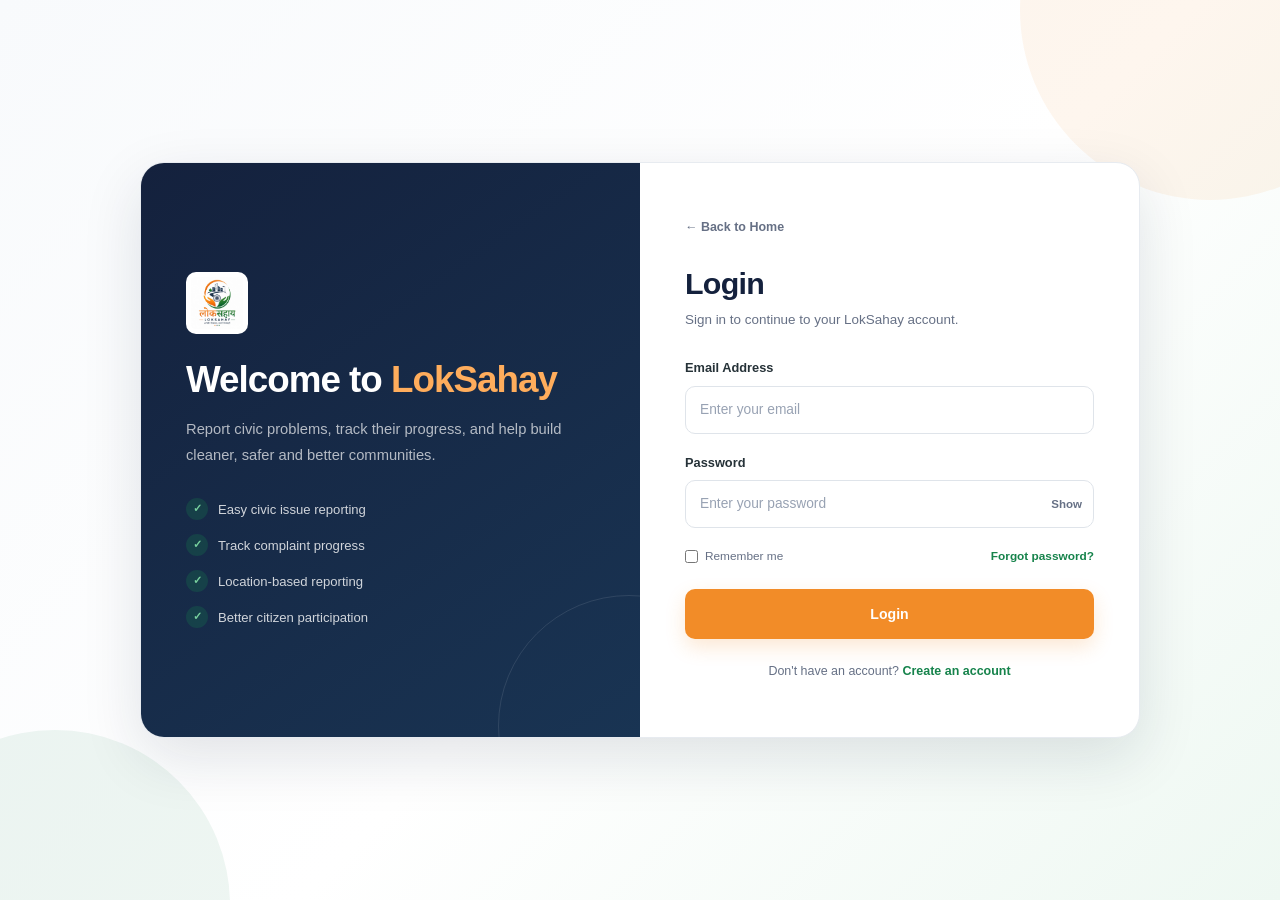
<file: login.html>
<!DOCTYPE html>
<html lang="en">
<head>
    <meta charset="UTF-8">

    <meta
        name="viewport"
        content="width=device-width, initial-scale=1.0"
    >

    <meta
        name="description"
        content="Login to LokSahay and manage your civic issue reports."
    >

    <title>Login | LokSahay</title>

    <link rel="stylesheet" href="style.css">

    <style>
        /* =====================================================
           LOGIN PAGE
           Page-specific styles
           ===================================================== */

        .auth-page {
            min-height: 100vh;

            display: flex;
            align-items: center;
            justify-content: center;

            padding: 40px 20px;

            background:
                linear-gradient(
                    135deg,
                    #f8fafc 0%,
                    #ffffff 55%,
                    #eef8f2 100%
                );

            position: relative;
            overflow: hidden;
        }

        .auth-page::before {
            content: "";

            position: absolute;

            width: 380px;
            height: 380px;

            top: -180px;
            right: -120px;

            border-radius: 50%;

            background: rgba(242, 140, 40, 0.08);
        }

        .auth-page::after {
            content: "";

            position: absolute;

            width: 350px;
            height: 350px;

            bottom: -180px;
            left: -120px;

            border-radius: 50%;

            background: rgba(22, 131, 75, 0.07);
        }

        .auth-container {
            position: relative;
            z-index: 2;

            width: min(100%, 1000px);

            display: grid;
            grid-template-columns: 1fr 1fr;

            background: #ffffff;

            border: 1px solid #e7ebf0;

            border-radius: 24px;

            overflow: hidden;

            box-shadow:
                0 20px 60px rgba(20, 33, 61, 0.12);
        }

        /* =====================================================
           LEFT SIDE
           ===================================================== */

        .auth-info {
            position: relative;

            padding: 55px 45px;

            display: flex;
            flex-direction: column;
            justify-content: center;

            background:
                linear-gradient(
                    145deg,
                    #14213d,
                    #193453
                );

            overflow: hidden;
        }

        .auth-info::after {
            content: "";

            position: absolute;

            width: 260px;
            height: 260px;

            right: -120px;
            bottom: -120px;

            border-radius: 50%;

            border: 1px solid rgba(255, 255, 255, 0.1);
        }

        .auth-logo {
            width: 62px;
            height: 62px;

            object-fit: contain;

            margin-bottom: 25px;

            border-radius: 10px;

            background: #ffffff;
            padding: 5px;
        }

        .auth-info h1 {
            color: #ffffff;

            font-size: 2.3rem;

            letter-spacing: -1px;

            margin-bottom: 16px;
        }

        .auth-info h1 span {
            color: #ffad5c;
        }

        .auth-info > p {
            max-width: 400px;

            color: rgba(255, 255, 255, 0.68);

            font-size: 0.92rem;

            line-height: 1.75;

            margin-bottom: 30px;
        }

        .auth-points {
            list-style: none;

            display: flex;
            flex-direction: column;

            gap: 14px;
        }

        .auth-points li {
            display: flex;
            align-items: center;

            gap: 10px;

            color: rgba(255, 255, 255, 0.8);

            font-size: 0.82rem;
        }

        .auth-check {
            width: 22px;
            height: 22px;

            flex-shrink: 0;

            display: flex;
            align-items: center;
            justify-content: center;

            border-radius: 50%;

            background: rgba(22, 131, 75, 0.25);

            color: #79d29f;

            font-size: 0.7rem;
            font-weight: 800;
        }

        /* =====================================================
           RIGHT SIDE
           ===================================================== */

        .auth-form-section {
            padding: 55px 45px;

            display: flex;
            flex-direction: column;
            justify-content: center;
        }

        .back-home {
            align-self: flex-start;

            margin-bottom: 28px;

            color: #667085;

            font-size: 0.78rem;
            font-weight: 600;

            transition: color 0.3s ease;
        }

        .back-home:hover {
            color: #f28c28;
        }

        .auth-form-heading {
            margin-bottom: 28px;
        }

        .auth-form-heading h2 {
            margin-bottom: 8px;

            color: #14213d;

            font-size: 1.9rem;

            letter-spacing: -0.7px;
        }

        .auth-form-heading p {
            color: #667085;

            font-size: 0.84rem;
        }

        .form-group {
            margin-bottom: 19px;
        }

        .form-group label {
            display: block;

            margin-bottom: 7px;

            color: #263238;

            font-size: 0.8rem;
            font-weight: 700;
        }

        .input-wrapper {
            position: relative;
        }

        .form-input {
            width: 100%;

            min-height: 48px;

            padding: 12px 14px;

            border: 1px solid #dfe4ea;
            border-radius: 10px;

            background: #ffffff;

            color: #263238;

            font: inherit;
            font-size: 0.86rem;

            outline: none;

            transition:
                border-color 0.3s ease,
                box-shadow 0.3s ease;
        }

        .form-input:focus {
            border-color: #f28c28;

            box-shadow:
                0 0 0 3px rgba(242, 140, 40, 0.1);
        }

        .form-input::placeholder {
            color: #98a2b3;
        }

        .password-input {
            padding-right: 78px;
        }

        .password-toggle {
            position: absolute;

            top: 50%;
            right: 12px;

            transform: translateY(-50%);

            border: none;

            background: transparent;

            color: #667085;

            font-size: 0.72rem;
            font-weight: 700;

            cursor: pointer;
        }

        .password-toggle:hover {
            color: #14213d;
        }

        .form-options {
            display: flex;
            align-items: center;
            justify-content: space-between;

            gap: 15px;

            margin: 3px 0 23px;
        }

        .remember-me {
            display: flex;
            align-items: center;

            gap: 7px;

            color: #667085;

            font-size: 0.74rem;
        }

        .remember-me input {
            accent-color: #16834b;
        }

        .forgot-link {
            color: #16834b;

            font-size: 0.74rem;
            font-weight: 700;
        }

        .forgot-link:hover {
            color: #0f683b;
        }

        .login-button {
            width: 100%;

            min-height: 50px;

            border: none;
            border-radius: 10px;

            background: #f28c28;

            color: #ffffff;

            font-size: 0.88rem;
            font-weight: 700;

            cursor: pointer;

            box-shadow:
                0 8px 20px rgba(242, 140, 40, 0.2);

            transition:
                transform 0.3s ease,
                background 0.3s ease,
                box-shadow 0.3s ease;
        }

        .login-button:hover {
            background: #d96f0b;

            transform: translateY(-2px);

            box-shadow:
                0 12px 25px rgba(242, 140, 40, 0.28);
        }

        .register-prompt {
            margin-top: 23px;

            text-align: center;

            color: #667085;

            font-size: 0.78rem;
        }

        .register-prompt a {
            color: #16834b;

            font-weight: 700;
        }

        .register-prompt a:hover {
            color: #0f683b;
        }

        /* =====================================================
           RESPONSIVE
           ===================================================== */

        @media (max-width: 760px) {

            .auth-container {
                grid-template-columns: 1fr;

                max-width: 500px;
            }

            .auth-info {
                padding: 35px 30px;
            }

            .auth-info h1 {
                font-size: 1.9rem;
            }

            .auth-points {
                display: grid;
                grid-template-columns: 1fr 1fr;

                gap: 10px;
            }

            .auth-form-section {
                padding: 40px 30px;
            }
        }

        @media (max-width: 480px) {

            .auth-page {
                padding: 20px 14px;
            }

            .auth-info {
                padding: 30px 24px;
            }

            .auth-form-section {
                padding: 32px 24px;
            }

            .auth-points {
                grid-template-columns: 1fr;
            }

            .form-options {
                align-items: flex-start;
            }
        }
    </style>
</head>

<body>

    <main class="auth-page">

        <div class="auth-container">

            <!-- =================================================
                 LEFT INFORMATION PANEL
                 ================================================= -->

            <section class="auth-info">

                <img
                    src="assets/logo.png"
                    alt="LokSahay logo"
                    class="auth-logo"
                >

                <h1>
                    Welcome to
                    <span>LokSahay</span>
                </h1>

                <p>
                    Report civic problems, track their progress,
                    and help build cleaner, safer and better
                    communities.
                </p>

                <ul class="auth-points">

                    <li>
                        <span class="auth-check">✓</span>
                        Easy civic issue reporting
                    </li>

                    <li>
                        <span class="auth-check">✓</span>
                        Track complaint progress
                    </li>

                    <li>
                        <span class="auth-check">✓</span>
                        Location-based reporting
                    </li>

                    <li>
                        <span class="auth-check">✓</span>
                        Better citizen participation
                    </li>

                </ul>

            </section>


            <!-- =================================================
                 LOGIN FORM
                 ================================================= -->

            <section class="auth-form-section">

                <a
                    href="index.html"
                    class="back-home"
                >
                    ← Back to Home
                </a>

                <div class="auth-form-heading">

                    <h2>Login</h2>

                    <p>
                        Sign in to continue to your LokSahay account.
                    </p>

                </div>


                <form id="loginForm">

                    <!-- Email -->

                    <div class="form-group">

                        <label for="email">
                            Email Address
                        </label>

                        <input
                            type="email"
                            id="email"
                            name="email"
                            class="form-input"
                            placeholder="Enter your email"
                            autocomplete="email"
                            required
                        >

                    </div>


                    <!-- Password -->

                    <div class="form-group">

                        <label for="password">
                            Password
                        </label>

                        <div class="input-wrapper">

                            <input
                                type="password"
                                id="password"
                                name="password"
                                class="form-input password-input"
                                placeholder="Enter your password"
                                autocomplete="current-password"
                                required
                            >

                            <button
                                type="button"
                                class="password-toggle"
                                id="passwordToggle"
                                aria-label="Show password"
                            >
                                Show
                            </button>

                        </div>

                    </div>


                    <!-- Options -->

                    <div class="form-options">

                        <label class="remember-me">

                            <input
                                type="checkbox"
                                id="remember"
                                name="remember"
                            >

                            Remember me

                        </label>

                        <!-- Authentication functionality will be
                             implemented with the backend later. -->

                        <a
                            href="#"
                            class="forgot-link"
                            onclick="return false;"
                        >
                            Forgot password?
                        </a>

                    </div>


                    <!-- Login Button -->

                    <button
                        type="submit"
                        class="login-button"
                    >
                        Login
                    </button>

                </form>


                <!-- Register -->

                <p class="register-prompt">

                    Don't have an account?

                    <a href="register.html">
                        Create an account
                    </a>

                </p>

            </section>

        </div>

    </main>


    <!-- =====================================================
         LOGIN PAGE JAVASCRIPT
         ===================================================== -->

    <script>

        const passwordInput =
            document.getElementById("password");

        const passwordToggle =
            document.getElementById("passwordToggle");

        const loginForm =
            document.getElementById("loginForm");


        /* Show / Hide Password */

        if (passwordToggle && passwordInput) {

            passwordToggle.addEventListener("click", () => {

                const isPassword =
                    passwordInput.type === "password";

                passwordInput.type =
                    isPassword ? "text" : "password";

                passwordToggle.textContent =
                    isPassword ? "Hide" : "Show";

                passwordToggle.setAttribute(
                    "aria-label",
                    isPassword
                        ? "Hide password"
                        : "Show password"
                );

            });

        }


        /* Temporary frontend-only form handling */

        if (loginForm) {

            loginForm.addEventListener("submit", (event) => {

                event.preventDefault();

                alert(
                    "Login functionality will be connected to the LokSahay backend."
                );

            });

        }

    </script>

</body>
</html>
</file>
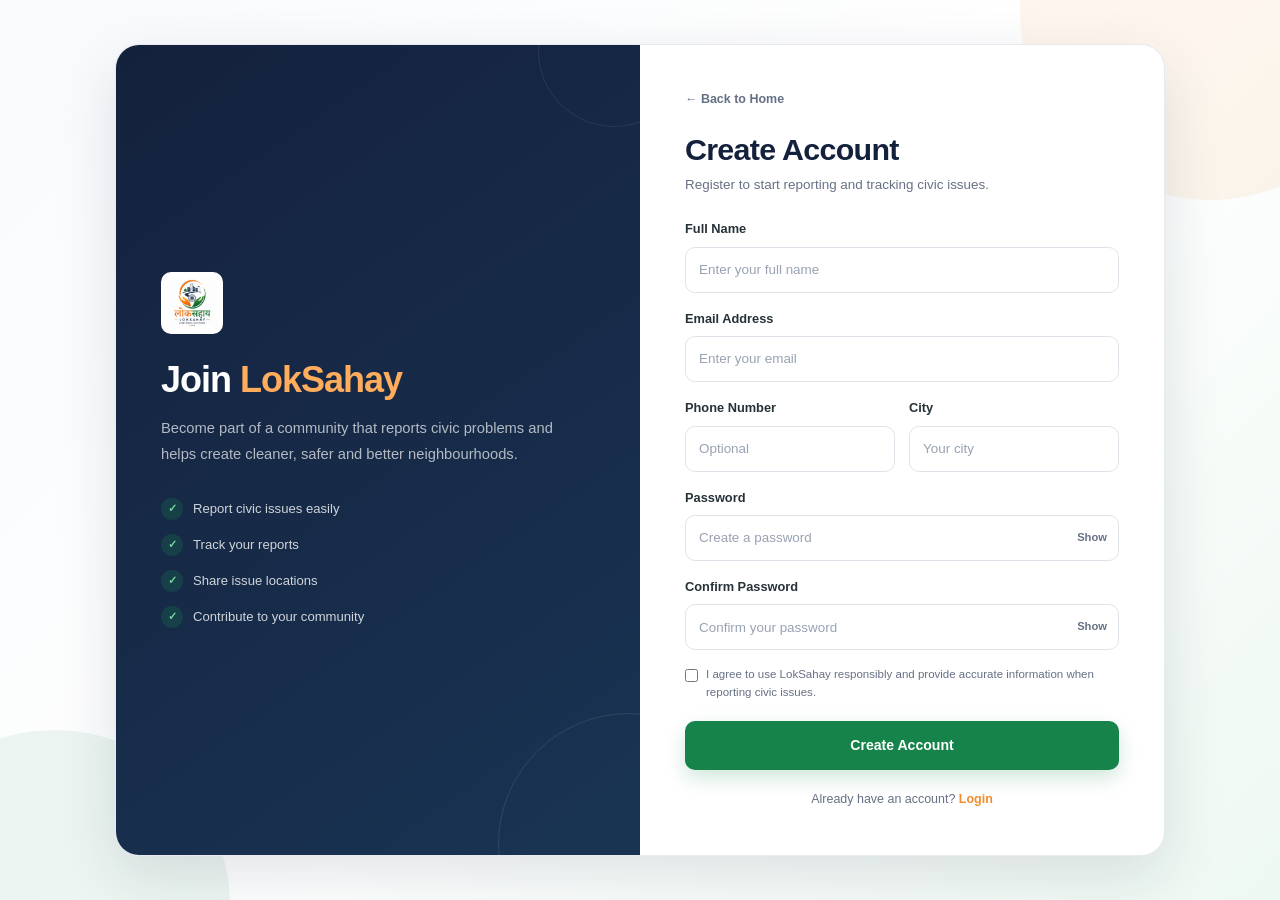
<file: register.html>
<!DOCTYPE html>
<html lang="en">

<head>
    <meta charset="UTF-8">

    <meta
        name="viewport"
        content="width=device-width, initial-scale=1.0"
    >

    <meta
        name="description"
        content="Create your LokSahay account and participate in improving your community."
    >

    <title>Register | LokSahay</title>

    <link rel="stylesheet" href="style.css">

    <style>
        /* =====================================================
           REGISTER PAGE
           Page-specific styles
           ===================================================== */

        .auth-page {
            min-height: 100vh;

            display: flex;
            align-items: center;
            justify-content: center;

            padding: 40px 20px;

            background:
                linear-gradient(
                    135deg,
                    #f8fafc 0%,
                    #ffffff 55%,
                    #eef8f2 100%
                );

            position: relative;
            overflow: hidden;
        }

        .auth-page::before {
            content: "";

            position: absolute;

            width: 380px;
            height: 380px;

            top: -180px;
            right: -120px;

            border-radius: 50%;

            background: rgba(242, 140, 40, 0.08);
        }

        .auth-page::after {
            content: "";

            position: absolute;

            width: 350px;
            height: 350px;

            bottom: -180px;
            left: -120px;

            border-radius: 50%;

            background: rgba(22, 131, 75, 0.07);
        }

        .auth-container {
            position: relative;
            z-index: 2;

            width: min(100%, 1050px);

            display: grid;
            grid-template-columns: 1fr 1fr;

            background: #ffffff;

            border: 1px solid #e7ebf0;

            border-radius: 24px;

            overflow: hidden;

            box-shadow:
                0 20px 60px rgba(20, 33, 61, 0.12);
        }

        /* =====================================================
           LEFT SIDE
           ===================================================== */

        .auth-info {
            position: relative;

            padding: 50px 45px;

            display: flex;
            flex-direction: column;
            justify-content: center;

            background:
                linear-gradient(
                    145deg,
                    #14213d,
                    #193453
                );

            overflow: hidden;
        }

        .auth-info::before {
            content: "";

            position: absolute;

            width: 150px;
            height: 150px;

            top: -70px;
            right: -50px;

            border-radius: 50%;

            border: 1px solid rgba(255, 255, 255, 0.08);
        }

        .auth-info::after {
            content: "";

            position: absolute;

            width: 260px;
            height: 260px;

            right: -120px;
            bottom: -120px;

            border-radius: 50%;

            border: 1px solid rgba(255, 255, 255, 0.1);
        }

        .auth-logo {
            width: 62px;
            height: 62px;

            object-fit: contain;

            margin-bottom: 25px;

            border-radius: 10px;

            background: #ffffff;
            padding: 5px;
        }

        .auth-info h1 {
            color: #ffffff;

            font-size: 2.25rem;

            line-height: 1.15;

            letter-spacing: -1px;

            margin-bottom: 16px;
        }

        .auth-info h1 span {
            color: #ffad5c;
        }

        .auth-info > p {
            max-width: 410px;

            color: rgba(255, 255, 255, 0.68);

            font-size: 0.92rem;

            line-height: 1.75;

            margin-bottom: 30px;
        }

        .auth-points {
            list-style: none;

            display: flex;
            flex-direction: column;

            gap: 14px;
        }

        .auth-points li {
            display: flex;
            align-items: center;

            gap: 10px;

            color: rgba(255, 255, 255, 0.8);

            font-size: 0.82rem;
        }

        .auth-check {
            width: 22px;
            height: 22px;

            flex-shrink: 0;

            display: flex;
            align-items: center;
            justify-content: center;

            border-radius: 50%;

            background: rgba(22, 131, 75, 0.25);

            color: #79d29f;

            font-size: 0.7rem;
            font-weight: 800;
        }

        /* =====================================================
           RIGHT SIDE / FORM
           ===================================================== */

        .auth-form-section {
            padding: 45px;

            display: flex;
            flex-direction: column;
            justify-content: center;
        }

        .back-home {
            align-self: flex-start;

            margin-bottom: 22px;

            color: #667085;

            font-size: 0.78rem;
            font-weight: 600;

            transition: color 0.3s ease;
        }

        .back-home:hover {
            color: #f28c28;
        }

        .auth-form-heading {
            margin-bottom: 24px;
        }

        .auth-form-heading h2 {
            margin-bottom: 8px;

            color: #14213d;

            font-size: 1.9rem;

            letter-spacing: -0.7px;
        }

        .auth-form-heading p {
            color: #667085;

            font-size: 0.84rem;

            line-height: 1.5;
        }

        .form-row {
            display: grid;
            grid-template-columns: 1fr 1fr;

            gap: 14px;
        }

        .form-group {
            margin-bottom: 16px;
        }

        .form-group label {
            display: block;

            margin-bottom: 7px;

            color: #263238;

            font-size: 0.8rem;
            font-weight: 700;
        }

        .form-input {
            width: 100%;

            min-height: 46px;

            padding: 11px 13px;

            border: 1px solid #dfe4ea;

            border-radius: 10px;

            background: #ffffff;

            color: #263238;

            font: inherit;

            font-size: 0.84rem;

            outline: none;

            transition:
                border-color 0.3s ease,
                box-shadow 0.3s ease;
        }

        .form-input:focus {
            border-color: #16834b;

            box-shadow:
                0 0 0 3px rgba(22, 131, 75, 0.1);
        }

        .form-input::placeholder {
            color: #98a2b3;
        }

        .password-wrapper {
            position: relative;
        }

        .password-input {
            padding-right: 70px;
        }

        .password-toggle {
            position: absolute;

            top: 50%;
            right: 12px;

            transform: translateY(-50%);

            border: none;

            background: transparent;

            color: #667085;

            font-size: 0.7rem;
            font-weight: 700;

            cursor: pointer;
        }

        .password-toggle:hover {
            color: #14213d;
        }

        .terms {
            display: flex;
            align-items: flex-start;

            gap: 8px;

            margin: 3px 0 20px;

            color: #667085;

            font-size: 0.72rem;

            line-height: 1.5;
        }

        .terms input {
            margin-top: 3px;

            accent-color: #16834b;
        }

        .terms a {
            color: #16834b;

            font-weight: 700;
        }

        .register-button {
            width: 100%;

            min-height: 49px;

            border: none;

            border-radius: 10px;

            background: #16834b;

            color: #ffffff;

            font-size: 0.88rem;

            font-weight: 700;

            cursor: pointer;

            box-shadow:
                0 8px 20px rgba(22, 131, 75, 0.2);

            transition:
                transform 0.3s ease,
                background 0.3s ease,
                box-shadow 0.3s ease;
        }

        .register-button:hover {
            background: #0f683b;

            transform: translateY(-2px);

            box-shadow:
                0 12px 25px rgba(22, 131, 75, 0.28);
        }

        .login-prompt {
            margin-top: 20px;

            text-align: center;

            color: #667085;

            font-size: 0.78rem;
        }

        .login-prompt a {
            color: #f28c28;

            font-weight: 700;
        }

        .login-prompt a:hover {
            color: #d96f0b;
        }

        /* =====================================================
           RESPONSIVE
           ===================================================== */

        @media (max-width: 800px) {

            .auth-container {
                grid-template-columns: 1fr;

                max-width: 520px;
            }

            .auth-info {
                padding: 35px 30px;
            }

            .auth-info h1 {
                font-size: 1.9rem;
            }

            .auth-form-section {
                padding: 38px 30px;
            }

            .auth-points {
                display: grid;
                grid-template-columns: 1fr 1fr;

                gap: 10px;
            }
        }

        @media (max-width: 500px) {

            .auth-page {
                padding: 20px 14px;
            }

            .auth-info {
                padding: 30px 24px;
            }

            .auth-form-section {
                padding: 32px 24px;
            }

            .form-row {
                grid-template-columns: 1fr;
                gap: 0;
            }

            .auth-points {
                grid-template-columns: 1fr;
            }
        }
    </style>
</head>


<body>

    <main class="auth-page">

        <div class="auth-container">

            <!-- =================================================
                 LEFT INFORMATION PANEL
                 ================================================= -->

            <section class="auth-info">

                <img
                    src="assets/logo.png"
                    alt="LokSahay logo"
                    class="auth-logo"
                >

                <h1>
                    Join
                    <span>LokSahay</span>
                </h1>

                <p>
                    Become part of a community that reports civic
                    problems and helps create cleaner, safer and
                    better neighbourhoods.
                </p>

                <ul class="auth-points">

                    <li>
                        <span class="auth-check">✓</span>
                        Report civic issues easily
                    </li>

                    <li>
                        <span class="auth-check">✓</span>
                        Track your reports
                    </li>

                    <li>
                        <span class="auth-check">✓</span>
                        Share issue locations
                    </li>

                    <li>
                        <span class="auth-check">✓</span>
                        Contribute to your community
                    </li>

                </ul>

            </section>


            <!-- =================================================
                 REGISTRATION FORM
                 ================================================= -->

            <section class="auth-form-section">

                <a
                    href="index.html"
                    class="back-home"
                >
                    ← Back to Home
                </a>

                <div class="auth-form-heading">

                    <h2>Create Account</h2>

                    <p>
                        Register to start reporting and tracking
                        civic issues.
                    </p>

                </div>


                <form id="registerForm">

                    <!-- Name -->

                    <div class="form-group">

                        <label for="fullName">
                            Full Name
                        </label>

                        <input
                            type="text"
                            id="fullName"
                            name="fullName"
                            class="form-input"
                            placeholder="Enter your full name"
                            autocomplete="name"
                            required
                        >

                    </div>


                    <!-- Email -->

                    <div class="form-group">

                        <label for="email">
                            Email Address
                        </label>

                        <input
                            type="email"
                            id="email"
                            name="email"
                            class="form-input"
                            placeholder="Enter your email"
                            autocomplete="email"
                            required
                        >

                    </div>


                    <!-- Phone + City -->

                    <div class="form-row">

                        <div class="form-group">

                            <label for="phone">
                                Phone Number
                            </label>

                            <input
                                type="tel"
                                id="phone"
                                name="phone"
                                class="form-input"
                                placeholder="Optional"
                                autocomplete="tel"
                            >

                        </div>


                        <div class="form-group">

                            <label for="city">
                                City
                            </label>

                            <input
                                type="text"
                                id="city"
                                name="city"
                                class="form-input"
                                placeholder="Your city"
                                autocomplete="address-level2"
                            >

                        </div>

                    </div>


                    <!-- Password -->

                    <div class="form-group">

                        <label for="password">
                            Password
                        </label>

                        <div class="password-wrapper">

                            <input
                                type="password"
                                id="password"
                                name="password"
                                class="form-input password-input"
                                placeholder="Create a password"
                                autocomplete="new-password"
                                minlength="6"
                                required
                            >

                            <button
                                type="button"
                                class="password-toggle"
                                id="passwordToggle"
                                aria-label="Show password"
                            >
                                Show
                            </button>

                        </div>

                    </div>


                    <!-- Confirm Password -->

                    <div class="form-group">

                        <label for="confirmPassword">
                            Confirm Password
                        </label>

                        <div class="password-wrapper">

                            <input
                                type="password"
                                id="confirmPassword"
                                name="confirmPassword"
                                class="form-input password-input"
                                placeholder="Confirm your password"
                                autocomplete="new-password"
                                minlength="6"
                                required
                            >

                            <button
                                type="button"
                                class="password-toggle"
                                id="confirmPasswordToggle"
                                aria-label="Show password"
                            >
                                Show
                            </button>

                        </div>

                    </div>


                    <!-- Terms -->

                    <label class="terms">

                        <input
                            type="checkbox"
                            id="terms"
                            name="terms"
                            required
                        >

                        <span>
                            I agree to use LokSahay responsibly and
                            provide accurate information when
                            reporting civic issues.
                        </span>

                    </label>


                    <!-- Register -->

                    <button
                        type="submit"
                        class="register-button"
                    >
                        Create Account
                    </button>

                </form>


                <!-- Login -->

                <p class="login-prompt">

                    Already have an account?

                    <a href="login.html">
                        Login
                    </a>

                </p>

            </section>

        </div>

    </main>


    <!-- =====================================================
         REGISTER PAGE JAVASCRIPT
         ===================================================== -->

    <script>

        const password =
            document.getElementById("password");

        const confirmPassword =
            document.getElementById("confirmPassword");

        const passwordToggle =
            document.getElementById("passwordToggle");

        const confirmPasswordToggle =
            document.getElementById("confirmPasswordToggle");

        const registerForm =
            document.getElementById("registerForm");


        /* =====================================================
           SHOW / HIDE PASSWORD
           ===================================================== */

        if (passwordToggle && password) {

            passwordToggle.addEventListener("click", () => {

                const hidden =
                    password.type === "password";

                password.type =
                    hidden ? "text" : "password";

                passwordToggle.textContent =
                    hidden ? "Hide" : "Show";

            });

        }


        if (confirmPasswordToggle && confirmPassword) {

            confirmPasswordToggle.addEventListener("click", () => {

                const hidden =
                    confirmPassword.type === "password";

                confirmPassword.type =
                    hidden ? "text" : "password";

                confirmPasswordToggle.textContent =
                    hidden ? "Hide" : "Show";

            });

        }


        /* =====================================================
           FRONTEND PASSWORD VALIDATION
           ===================================================== */

        if (registerForm) {

            registerForm.addEventListener("submit", (event) => {

                event.preventDefault();

                if (password.value !== confirmPassword.value) {

                    alert("Passwords do not match.");

                    confirmPassword.focus();

                    return;

                }


                /*
                 * Backend registration will be connected later.
                 * This page currently only validates the form.
                 */

                alert(
                    "Registration form is ready. Backend authentication will be connected later."
                );

            });

        }

    </script>

</body>

</html>
</file>
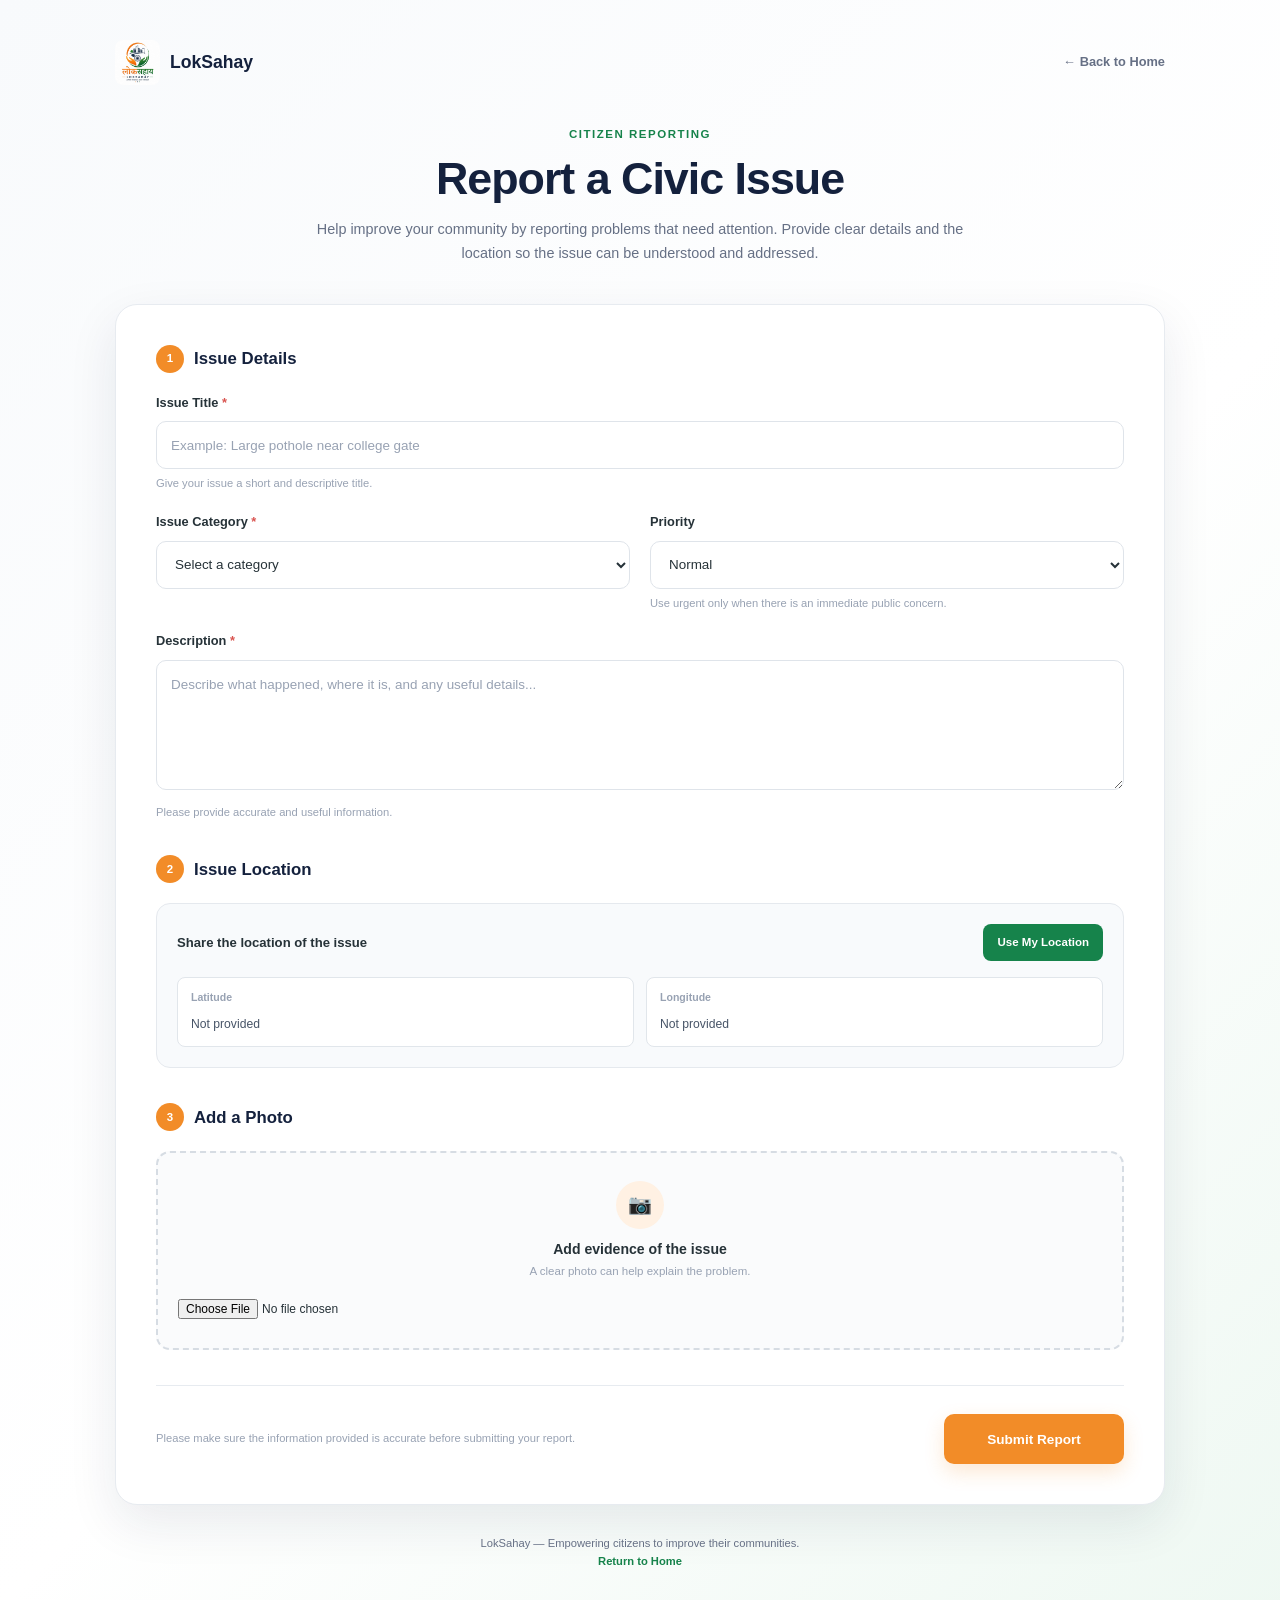
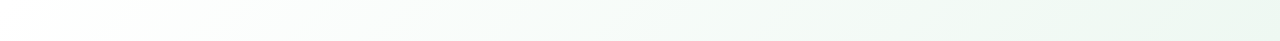
<file: report.html>
<!DOCTYPE html>
<html lang="en">

<head>
    <meta charset="UTF-8">

    <meta
        name="viewport"
        content="width=device-width, initial-scale=1.0"
    >

    <meta
        name="description"
        content="Report a civic issue through LokSahay."
    >

    <title>Report an Issue | LokSahay</title>

    <link rel="stylesheet" href="style.css">

    <style>
        /* =====================================================
           REPORT PAGE
           ===================================================== */

        .report-page {
            min-height: 100vh;
            padding: 40px 20px 70px;
            background:
                linear-gradient(
                    135deg,
                    #f8fafc 0%,
                    #ffffff 55%,
                    #eef8f2 100%
                );
        }

        .report-container {
            width: min(100%, 1050px);
            margin: 0 auto;
        }

        /* =====================================================
           TOP BAR
           ===================================================== */

        .report-topbar {
            display: flex;
            align-items: center;
            justify-content: space-between;
            margin-bottom: 35px;
        }

        .report-brand {
            display: flex;
            align-items: center;
            gap: 10px;
            color: #14213d;
            font-size: 1.1rem;
            font-weight: 800;
        }

        .report-brand img {
            width: 45px;
            height: 45px;
            object-fit: contain;
            border-radius: 8px;
        }

        .back-home {
            color: #667085;
            font-size: 0.8rem;
            font-weight: 700;
            transition: color 0.3s ease;
        }

        .back-home:hover {
            color: #f28c28;
        }

        /* =====================================================
           HEADER
           ===================================================== */

        .report-heading {
            text-align: center;
            margin-bottom: 38px;
        }

        .report-heading .eyebrow {
            display: inline-block;
            margin-bottom: 10px;
            color: #16834b;
            font-size: 0.72rem;
            font-weight: 800;
            letter-spacing: 1.5px;
            text-transform: uppercase;
        }

        .report-heading h1 {
            margin-bottom: 12px;
            color: #14213d;
            font-size: clamp(2rem, 4vw, 2.8rem);
            letter-spacing: -1px;
        }

        .report-heading p {
            max-width: 650px;
            margin: 0 auto;
            color: #667085;
            font-size: 0.9rem;
            line-height: 1.7;
        }

        /* =====================================================
           FORM CARD
           ===================================================== */

        .report-card {
            background: #ffffff;
            border: 1px solid #e7ebf0;
            border-radius: 22px;
            padding: 40px;
            box-shadow:
                0 18px 50px rgba(20, 33, 61, 0.09);
        }

        .form-section {
            margin-bottom: 35px;
        }

        .form-section:last-of-type {
            margin-bottom: 0;
        }

        .section-title {
            display: flex;
            align-items: center;
            gap: 10px;
            margin-bottom: 20px;
            color: #14213d;
            font-size: 1.05rem;
            font-weight: 800;
        }

        .section-number {
            width: 28px;
            height: 28px;
            display: flex;
            align-items: center;
            justify-content: center;
            flex-shrink: 0;
            border-radius: 50%;
            background: #f28c28;
            color: #ffffff;
            font-size: 0.72rem;
            font-weight: 800;
        }

        /* =====================================================
           FORM GRID
           ===================================================== */

        .form-grid {
            display: grid;
            grid-template-columns: 1fr 1fr;
            gap: 20px;
        }

        .form-group {
            margin-bottom: 0;
        }

        .form-group.full-width {
            grid-column: 1 / -1;
        }

        .form-group label {
            display: block;
            margin-bottom: 8px;
            color: #263238;
            font-size: 0.8rem;
            font-weight: 700;
        }

        .required {
            color: #d9534f;
        }

        .form-input,
        .form-select,
        .form-textarea {
            width: 100%;
            border: 1px solid #dfe4ea;
            border-radius: 10px;
            background: #ffffff;
            color: #263238;
            font: inherit;
            font-size: 0.84rem;
            outline: none;
            transition:
                border-color 0.3s ease,
                box-shadow 0.3s ease;
        }

        .form-input,
        .form-select {
            min-height: 48px;
            padding: 11px 14px;
        }

        .form-textarea {
            min-height: 130px;
            padding: 13px 14px;
            resize: vertical;
            line-height: 1.6;
        }

        .form-input:focus,
        .form-select:focus,
        .form-textarea:focus {
            border-color: #f28c28;
            box-shadow:
                0 0 0 3px rgba(242, 140, 40, 0.1);
        }

        .form-input::placeholder,
        .form-textarea::placeholder {
            color: #98a2b3;
        }

        .field-help {
            display: block;
            margin-top: 6px;
            color: #98a2b3;
            font-size: 0.7rem;
            line-height: 1.5;
        }

        /* =====================================================
           LOCATION
           ===================================================== */

        .location-box {
            padding: 20px;
            border: 1px solid #e5e9ee;
            border-radius: 14px;
            background: #f8fafc;
        }

        .location-header {
            display: flex;
            align-items: center;
            justify-content: space-between;
            gap: 15px;
            margin-bottom: 16px;
        }

        .location-title {
            color: #263238;
            font-size: 0.82rem;
            font-weight: 800;
        }

        .location-button {
            border: none;
            padding: 9px 14px;
            border-radius: 8px;
            background: #16834b;
            color: #ffffff;
            font-size: 0.72rem;
            font-weight: 700;
            cursor: pointer;
            transition:
                background 0.3s ease,
                transform 0.3s ease;
        }

        .location-button:hover {
            background: #0f683b;
            transform: translateY(-1px);
        }

        .location-button:disabled {
            opacity: 0.7;
            cursor: wait;
            transform: none;
        }

        .coordinates {
            display: grid;
            grid-template-columns: 1fr 1fr;
            gap: 12px;
        }

        .coordinate-field {
            padding: 11px 13px;
            border: 1px solid #e1e6eb;
            border-radius: 8px;
            background: #ffffff;
        }

        .coordinate-label {
            display: block;
            margin-bottom: 4px;
            color: #98a2b3;
            font-size: 0.66rem;
            font-weight: 700;
        }

        .coordinate-value {
            color: #475467;
            font-size: 0.76rem;
        }

        /* =====================================================
           PHOTO UPLOAD
           ===================================================== */

        .upload-box {
            position: relative;
            padding: 28px 20px;
            text-align: center;
            border: 2px dashed #d6dce3;
            border-radius: 14px;
            background: #fafbfc;
            transition:
                border-color 0.3s ease,
                background 0.3s ease;
        }

        .upload-box:hover {
            border-color: #f28c28;
            background: #fffaf5;
        }

        .upload-icon {
            width: 48px;
            height: 48px;
            margin: 0 auto 12px;
            display: flex;
            align-items: center;
            justify-content: center;
            border-radius: 50%;
            background: #fff1e3;
            color: #f28c28;
            font-size: 1.2rem;
        }

        .upload-box h3 {
            margin-bottom: 5px;
            color: #263238;
            font-size: 0.88rem;
        }

        .upload-box p {
            margin-bottom: 14px;
            color: #98a2b3;
            font-size: 0.72rem;
        }

        .file-input {
            width: 100%;
            font-size: 0.75rem;
        }

        .image-preview {
            display: none;
            max-width: 180px;
            max-height: 130px;
            margin: 18px auto 0;
            border-radius: 10px;
            object-fit: cover;
            box-shadow:
                0 5px 15px rgba(20, 33, 61, 0.12);
        }

        /* =====================================================
           SUBMIT AREA
           ===================================================== */

        .submit-area {
            margin-top: 35px;
            padding-top: 28px;
            border-top: 1px solid #e7ebf0;
            display: flex;
            align-items: center;
            justify-content: space-between;
            gap: 20px;
        }

        .submit-note {
            max-width: 500px;
            color: #98a2b3;
            font-size: 0.7rem;
            line-height: 1.6;
        }

        .submit-button {
            min-width: 180px;
            min-height: 50px;
            padding: 12px 24px;
            border: none;
            border-radius: 10px;
            background: #f28c28;
            color: #ffffff;
            font-size: 0.85rem;
            font-weight: 800;
            cursor: pointer;
            box-shadow:
                0 8px 20px rgba(242, 140, 40, 0.2);
            transition:
                background 0.3s ease,
                transform 0.3s ease,
                box-shadow 0.3s ease;
        }

        .submit-button:hover {
            background: #d96f0b;
            transform: translateY(-2px);
            box-shadow:
                0 12px 25px rgba(242, 140, 40, 0.28);
        }

        .submit-button:disabled {
            opacity: 0.7;
            cursor: wait;
            transform: none;
        }

        /* =====================================================
           FOOTER
           ===================================================== */

        .report-footer {
            margin-top: 30px;
            text-align: center;
            color: #98a2b3;
            font-size: 0.7rem;
        }

        .report-footer a {
            color: #16834b;
            font-weight: 700;
        }

        /* =====================================================
           RESPONSIVE
           ===================================================== */

        @media (max-width: 700px) {

            .report-page {
                padding: 25px 15px 50px;
            }

            .report-card {
                padding: 25px 20px;
            }

            .form-grid {
                grid-template-columns: 1fr;
            }

            .form-group.full-width {
                grid-column: auto;
            }

            .coordinates {
                grid-template-columns: 1fr;
            }

            .submit-area {
                flex-direction: column;
                align-items: stretch;
            }

            .submit-button {
                width: 100%;
            }

            .location-header {
                align-items: flex-start;
                flex-direction: column;
            }

            .location-button {
                width: 100%;
            }
        }

        @media (max-width: 450px) {

            .report-topbar {
                align-items: flex-start;
            }

            .report-brand {
                font-size: 0.95rem;
            }

            .report-brand img {
                width: 38px;
                height: 38px;
            }

            .report-heading h1 {
                font-size: 1.8rem;
            }

            .report-card {
                padding: 22px 16px;
            }
        }
    </style>
</head>


<body>

    <main class="report-page">

        <div class="report-container">

            <!-- =================================================
                 TOP BAR
                 ================================================= -->

            <header class="report-topbar">

                <a
                    href="index.html"
                    class="report-brand"
                >
                    <img
                        src="assets/logo.png"
                        alt="LokSahay logo"
                    >

                    <span>LokSahay</span>
                </a>

                <a
                    href="index.html"
                    class="back-home"
                >
                    ← Back to Home
                </a>

            </header>


            <!-- =================================================
                 PAGE HEADER
                 ================================================= -->

            <section class="report-heading">

                <span class="eyebrow">
                    Citizen Reporting
                </span>

                <h1>
                    Report a Civic Issue
                </h1>

                <p>
                    Help improve your community by reporting
                    problems that need attention. Provide clear
                    details and the location so the issue can be
                    understood and addressed.
                </p>

            </section>


            <!-- =================================================
                 REPORT FORM
                 ================================================= -->

            <form
                id="reportForm"
                class="report-card"
            >

                <!-- =================================================
                     SECTION 1 — ISSUE DETAILS
                     ================================================= -->

                <section class="form-section">

                    <h2 class="section-title">

                        <span class="section-number">
                            1
                        </span>

                        Issue Details

                    </h2>


                    <div class="form-grid">

                        <!-- Title -->

                        <div class="form-group full-width">

                            <label for="issueTitle">
                                Issue Title
                                <span class="required">*</span>
                            </label>

                            <input
                                type="text"
                                id="issueTitle"
                                name="issueTitle"
                                class="form-input"
                                placeholder="Example: Large pothole near college gate"
                                maxlength="100"
                                required
                            >

                            <span class="field-help">
                                Give your issue a short and descriptive title.
                            </span>

                        </div>


                        <!-- Category -->

                        <div class="form-group">

                            <label for="category">
                                Issue Category
                                <span class="required">*</span>
                            </label>

                            <select
                                id="category"
                                name="category"
                                class="form-select"
                                required
                            >

                                <option value="">
                                    Select a category
                                </option>

                                <option value="roads">
                                    Roads & Potholes
                                </option>

                                <option value="garbage">
                                    Garbage & Waste
                                </option>

                                <option value="streetlights">
                                    Streetlights
                                </option>

                                <option value="water">
                                    Water & Sewage
                                </option>

                                <option value="infrastructure">
                                    Public Infrastructure
                                </option>

                                <option value="other">
                                    Other Issues
                                </option>

                            </select>

                        </div>


                        <!-- Priority -->

                        <div class="form-group">

                            <label for="priority">
                                Priority
                            </label>

                            <select
                                id="priority"
                                name="priority"
                                class="form-select"
                            >

                                <option value="normal">
                                    Normal
                                </option>

                                <option value="high">
                                    High
                                </option>

                                <option value="urgent">
                                    Urgent
                                </option>

                            </select>

                            <span class="field-help">
                                Use urgent only when there is an immediate public concern.
                            </span>

                        </div>


                        <!-- Description -->

                        <div class="form-group full-width">

                            <label for="description">
                                Description
                                <span class="required">*</span>
                            </label>

                            <textarea
                                id="description"
                                name="description"
                                class="form-textarea"
                                placeholder="Describe what happened, where it is, and any useful details..."
                                maxlength="1000"
                                required
                            ></textarea>

                            <span class="field-help">
                                Please provide accurate and useful information.
                            </span>

                        </div>

                    </div>

                </section>


                <!-- =================================================
                     SECTION 2 — LOCATION
                     ================================================= -->

                <section class="form-section">

                    <h2 class="section-title">

                        <span class="section-number">
                            2
                        </span>

                        Issue Location

                    </h2>


                    <div class="location-box">

                        <div class="location-header">

                            <span class="location-title">
                                Share the location of the issue
                            </span>

                            <button
                                type="button"
                                class="location-button"
                                id="locationButton"
                            >
                                Use My Location
                            </button>

                        </div>


                        <div class="coordinates">

                            <div class="coordinate-field">

                                <span class="coordinate-label">
                                    Latitude
                                </span>

                                <span
                                    class="coordinate-value"
                                    id="latitude"
                                >
                                    Not provided
                                </span>

                            </div>


                            <div class="coordinate-field">

                                <span class="coordinate-label">
                                    Longitude
                                </span>

                                <span
                                    class="coordinate-value"
                                    id="longitude"
                                >
                                    Not provided
                                </span>

                            </div>

                        </div>

                    </div>

                </section>


                <!-- =================================================
                     SECTION 3 — PHOTO
                     ================================================= -->

                <section class="form-section">

                    <h2 class="section-title">

                        <span class="section-number">
                            3
                        </span>

                        Add a Photo

                    </h2>


                    <div class="upload-box">

                        <div class="upload-icon">
                            📷
                        </div>

                        <h3>
                            Add evidence of the issue
                        </h3>

                        <p>
                            A clear photo can help explain the problem.
                        </p>

                        <input
                            type="file"
                            id="issueImage"
                            name="issueImage"
                            class="file-input"
                            accept="image/*"
                        >

                        <img
                            id="imagePreview"
                            class="image-preview"
                            alt="Selected issue preview"
                        >

                    </div>

                </section>


                <!-- =================================================
                     SUBMIT
                     ================================================= -->

                <div class="submit-area">

                    <p class="submit-note">
                        Please make sure the information provided is
                        accurate before submitting your report.
                    </p>

                    <button
                        type="submit"
                        class="submit-button"
                    >
                        Submit Report
                    </button>

                </div>

            </form>


            <!-- =================================================
                 FOOTER
                 ================================================= -->

            <footer class="report-footer">

                <p>
                    LokSahay — Empowering citizens to improve
                    their communities.
                </p>

                <p>
                    <a href="index.html">
                        Return to Home
                    </a>
                </p>

            </footer>

        </div>

    </main>


    <!-- =====================================================
         REPORT PAGE JAVASCRIPT
         ===================================================== -->

    <script>

        /* =====================================================
           ELEMENT REFERENCES
           ===================================================== */

        const reportForm =
            document.getElementById("reportForm");

        const locationButton =
            document.getElementById("locationButton");

        const latitude =
            document.getElementById("latitude");

        const longitude =
            document.getElementById("longitude");

        const imageInput =
            document.getElementById("issueImage");

        const imagePreview =
            document.getElementById("imagePreview");


        /* =====================================================
           LOCATION VARIABLES
           ===================================================== */

        let currentLatitude = null;
        let currentLongitude = null;


        /* =====================================================
           LOCATION
           ===================================================== */

        if (locationButton) {

            locationButton.addEventListener("click", () => {

                if (!navigator.geolocation) {

                    alert(
                        "Location services are not supported by this browser."
                    );

                    return;
                }


                locationButton.textContent =
                    "Getting Location...";

                locationButton.disabled = true;


                navigator.geolocation.getCurrentPosition(

                    (position) => {

                        currentLatitude =
                            position.coords.latitude;

                        currentLongitude =
                            position.coords.longitude;


                        latitude.textContent =
                            currentLatitude.toFixed(6);

                        longitude.textContent =
                            currentLongitude.toFixed(6);


                        locationButton.textContent =
                            "Location Added ✓";

                        locationButton.disabled = false;

                    },


                    (error) => {

                        console.error(
                            "Location error:",
                            error
                        );


                        locationButton.textContent =
                            "Use My Location";

                        locationButton.disabled = false;


                        if (error.code === 1) {

                            alert(
                                "Location permission was denied. Please allow location access in your browser and try again."
                            );

                        } else if (error.code === 2) {

                            alert(
                                "Your location could not be determined. Please try again."
                            );

                        } else if (error.code === 3) {

                            alert(
                                "Location request timed out. Please try again."
                            );

                        } else {

                            alert(
                                "Unable to get your location. Please try again."
                            );
                        }

                    },


                    {
                        enableHighAccuracy: true,
                        timeout: 10000,
                        maximumAge: 0
                    }

                );

            });

        }


        /* =====================================================
           IMAGE PREVIEW
           ===================================================== */

        if (imageInput && imagePreview) {

            imageInput.addEventListener(
                "change",
                () => {

                    const file =
                        imageInput.files[0];


                    if (!file) {

                        imagePreview.src = "";

                        imagePreview.style.display =
                            "none";

                        return;
                    }


                    if (!file.type.startsWith("image/")) {

                        alert(
                            "Please select a valid image file."
                        );

                        imageInput.value = "";

                        imagePreview.src = "";

                        imagePreview.style.display =
                            "none";

                        return;
                    }


                    const imageURL =
                        URL.createObjectURL(file);


                    imagePreview.src =
                        imageURL;

                    imagePreview.style.display =
                        "block";

                }
            );

        }


        /* =====================================================
           FORM SUBMISSION
           ===================================================== */

        if (reportForm) {

            reportForm.addEventListener(
                "submit",
                async (event) => {

                    event.preventDefault();


                    /* -----------------------------------------
                       GET FORM VALUES
                       ----------------------------------------- */

                    const title =
                        document
                            .getElementById("issueTitle")
                            .value
                            .trim();


                    const category =
                        document
                            .getElementById("category")
                            .value;


                    const description =
                        document
                            .getElementById("description")
                            .value
                            .trim();


                    /* -----------------------------------------
                       VALIDATION
                       ----------------------------------------- */

                    if (
                        !title ||
                        !category ||
                        !description
                    ) {

                        alert(
                            "Please fill in all required fields."
                        );

                        return;
                    }


                    /* -----------------------------------------
                       LOCATION VALIDATION
                       ----------------------------------------- */

                    if (
                        currentLatitude === null ||
                        currentLongitude === null
                    ) {

                        const useLocation =
                            confirm(
                                "You have not added your location. Do you want to submit the report without location?"
                            );

                        if (!useLocation) {
                            return;
                        }

                    }


                    /* -----------------------------------------
                       DISABLE SUBMIT BUTTON
                       ----------------------------------------- */

                    const submitButton =
                        reportForm.querySelector(
                            ".submit-button"
                        );


                    submitButton.disabled = true;

                    submitButton.textContent =
                        "Submitting...";


                    try {

                        /* -------------------------------------
                           CREATE FORMDATA
                           ------------------------------------- */

                        const formData =
                            new FormData();


                        formData.append(
                            "user_id",
                            ""
                        );


                        formData.append(
                            "title",
                            title
                        );


                        formData.append(
                            "category",
                            category
                        );


                        formData.append(
                            "description",
                            description
                        );


                        formData.append(
                            "latitude",
                            currentLatitude ?? ""
                        );


                        formData.append(
                            "longitude",
                            currentLongitude ?? ""
                        );


                        formData.append(
                            "address",
                            ""
                        );


                        /* -------------------------------------
                           IMAGE
                           ------------------------------------- */

                        const imageFile =
                            imageInput.files[0];


                        if (imageFile) {

                            formData.append(
                                "issueImage",
                                imageFile
                            );

                        }


                        /* -------------------------------------
                           SEND TO FLASK
                           ------------------------------------- */

                        const response =
                            await fetch(
                                "http://127.0.0.1:5000/api/reports",
                                {
                                    method: "POST",
                                    body: formData
                                }
                            );


                        /* -------------------------------------
                           READ RESPONSE
                           ------------------------------------- */

                        const data =
                            await response.json();


                        /* -------------------------------------
                           SUCCESS
                           ------------------------------------- */

                        if (
                            response.ok &&
                            data.success
                        ) {

                            alert(
                                "Report submitted successfully!\n\n" +
                                "Your Report ID is: #" +
                                data.report_id
                            );


                            /* Reset form */

                            reportForm.reset();


                            /* Reset location */

                            currentLatitude =
                                null;

                            currentLongitude =
                                null;


                            latitude.textContent =
                                "Not provided";

                            longitude.textContent =
                                "Not provided";


                            /* Reset image */

                            if (imagePreview) {

                                imagePreview.src = "";

                                imagePreview.style.display =
                                    "none";
                            }


                            /* Reset location button */

                            if (locationButton) {

                                locationButton.textContent =
                                    "Use My Location";

                            }

                        } else {

                            alert(
                                "Failed to submit report.\n\n" +
                                (
                                    data.message ||
                                    "Something went wrong."
                                )
                            );

                        }

                    } catch (error) {

                        console.error(
                            "Error submitting report:",
                            error
                        );


                        alert(
                            "Could not connect to the LokSahay backend.\n\n" +
                            "Please make sure Flask is running."
                        );

                    } finally {

                        /* Enable button again */

                        submitButton.disabled =
                            false;

                        submitButton.textContent =
                            "Submit Report";

                    }

                }
            );

        }

    </script>

</body>

</html>
</file>
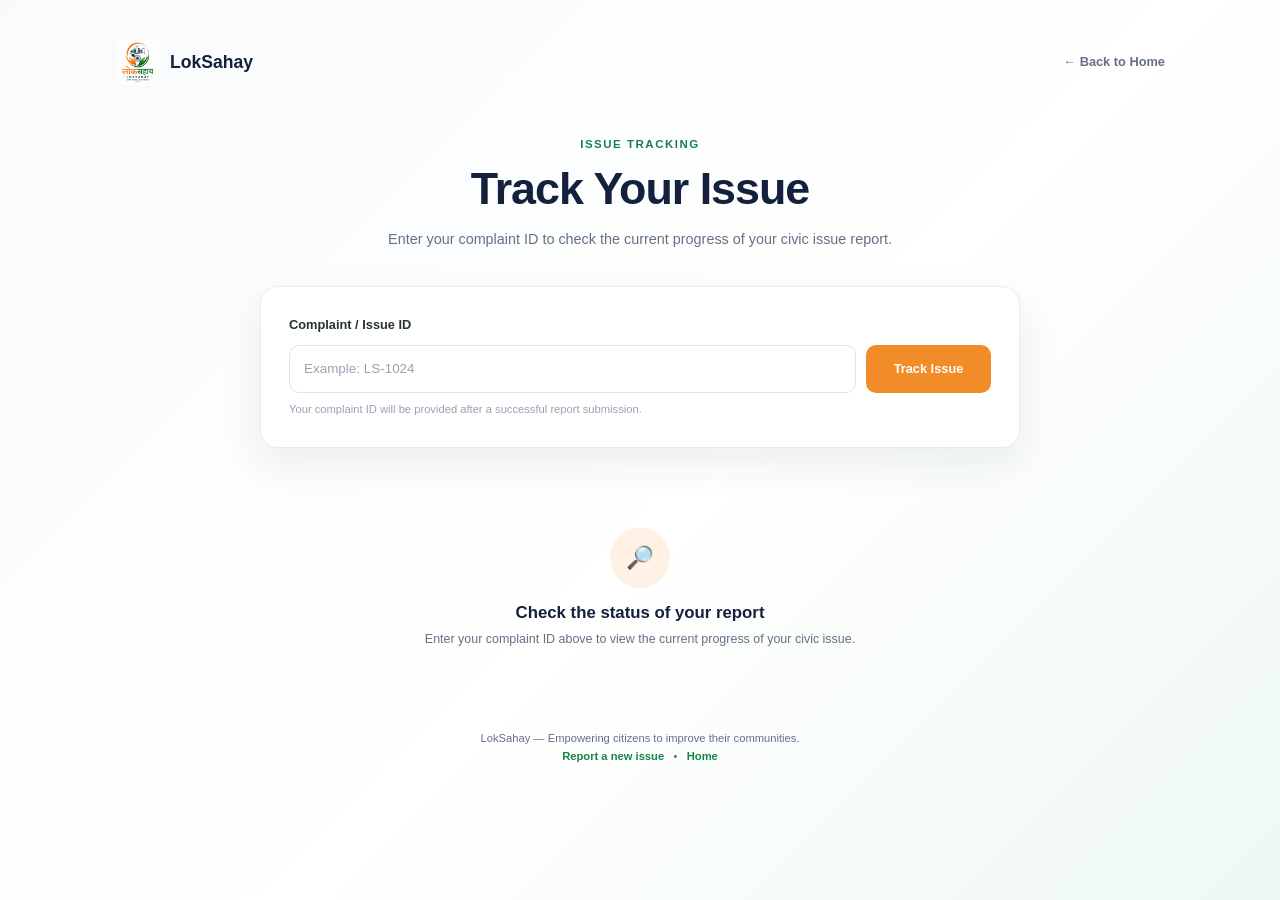
<file: track.html>
<!DOCTYPE html>
<html lang="en">

<head>
    <meta charset="UTF-8">

    <meta
        name="viewport"
        content="width=device-width, initial-scale=1.0"
    >

    <meta
        name="description"
        content="Track your civic issue report with LokSahay."
    >

    <title>Track Issue | LokSahay</title>

    <link rel="stylesheet" href="style.css">

    <style>
        /* =====================================================
           TRACK PAGE
           ===================================================== */

        .track-page {
            min-height: 100vh;

            padding: 40px 20px 70px;

            background:
                linear-gradient(
                    135deg,
                    #f8fafc 0%,
                    #ffffff 55%,
                    #eef8f2 100%
                );
        }

        .track-container {
            width: min(100%, 1050px);

            margin: 0 auto;
        }

        /* =====================================================
           TOP BAR
           ===================================================== */

        .track-topbar {
            display: flex;
            align-items: center;
            justify-content: space-between;

            margin-bottom: 45px;
        }

        .track-brand {
            display: flex;
            align-items: center;

            gap: 10px;

            color: #14213d;

            font-size: 1.1rem;
            font-weight: 800;
        }

        .track-brand img {
            width: 45px;
            height: 45px;

            object-fit: contain;

            border-radius: 8px;
        }

        .back-home {
            color: #667085;

            font-size: 0.8rem;
            font-weight: 700;

            transition: color 0.3s ease;
        }

        .back-home:hover {
            color: #f28c28;
        }

        /* =====================================================
           PAGE HEADING
           ===================================================== */

        .track-heading {
            text-align: center;

            margin-bottom: 35px;
        }

        .track-heading .eyebrow {
            display: inline-block;

            margin-bottom: 10px;

            color: #16834b;

            font-size: 0.72rem;
            font-weight: 800;

            letter-spacing: 1.5px;
            text-transform: uppercase;
        }

        .track-heading h1 {
            margin-bottom: 12px;

            color: #14213d;

            font-size: clamp(2rem, 4vw, 2.8rem);

            letter-spacing: -1px;
        }

        .track-heading p {
            max-width: 620px;

            margin: 0 auto;

            color: #667085;

            font-size: 0.9rem;

            line-height: 1.7;
        }

        /* =====================================================
           SEARCH CARD
           ===================================================== */

        .track-search-card {
            max-width: 760px;

            margin: 0 auto 35px;

            padding: 28px;

            background: #ffffff;

            border: 1px solid #e7ebf0;

            border-radius: 18px;

            box-shadow:
                0 15px 40px rgba(20, 33, 61, 0.08);
        }

        .track-search-card label {
            display: block;

            margin-bottom: 9px;

            color: #263238;

            font-size: 0.8rem;
            font-weight: 700;
        }

        .search-row {
            display: flex;

            gap: 10px;
        }

        .track-input {
            flex: 1;

            min-height: 48px;

            padding: 11px 14px;

            border: 1px solid #dfe4ea;

            border-radius: 10px;

            background: #ffffff;

            color: #263238;

            font: inherit;

            font-size: 0.84rem;

            outline: none;

            transition:
                border-color 0.3s ease,
                box-shadow 0.3s ease;
        }

        .track-input:focus {
            border-color: #f28c28;

            box-shadow:
                0 0 0 3px rgba(242, 140, 40, 0.1);
        }

        .track-input::placeholder {
            color: #98a2b3;
        }

        .search-button {
            min-width: 125px;

            border: none;

            border-radius: 10px;

            background: #f28c28;

            color: #ffffff;

            font-size: 0.8rem;
            font-weight: 800;

            cursor: pointer;

            transition:
                background 0.3s ease,
                transform 0.3s ease;
        }

        .search-button:hover {
            background: #d96f0b;

            transform: translateY(-1px);
        }

        .search-help {
            display: block;

            margin-top: 8px;

            color: #98a2b3;

            font-size: 0.7rem;
        }

        /* =====================================================
           RESULT
           ===================================================== */

        .tracking-result {
            display: none;

            background: #ffffff;

            border: 1px solid #e7ebf0;

            border-radius: 22px;

            padding: 35px;

            box-shadow:
                0 18px 50px rgba(20, 33, 61, 0.09);

            animation: fadeUp 0.4s ease;
        }

        .tracking-result.visible {
            display: block;
        }

        @keyframes fadeUp {

            from {
                opacity: 0;
                transform: translateY(10px);
            }

            to {
                opacity: 1;
                transform: translateY(0);
            }

        }

        /* =====================================================
           ISSUE HEADER
           ===================================================== */

        .issue-header {
            display: flex;
            align-items: flex-start;
            justify-content: space-between;

            gap: 20px;

            padding-bottom: 25px;

            border-bottom: 1px solid #e7ebf0;
        }

        .issue-id {
            margin-bottom: 7px;

            color: #16834b;

            font-size: 0.7rem;
            font-weight: 800;

            letter-spacing: 0.8px;
        }

        .issue-title {
            margin-bottom: 8px;

            color: #14213d;

            font-size: 1.35rem;
        }

        .issue-meta {
            display: flex;
            flex-wrap: wrap;

            gap: 8px;

            color: #667085;

            font-size: 0.72rem;
        }

        .issue-status {
            flex-shrink: 0;

            padding: 8px 13px;

            border-radius: 20px;

            background: #fff3df;

            color: #c56c0a;

            font-size: 0.7rem;
            font-weight: 800;
        }

        /* =====================================================
           PROGRESS
           ===================================================== */

        .progress-section {
            padding: 32px 0;
        }

        .progress-title {
            margin-bottom: 25px;

            color: #14213d;

            font-size: 0.95rem;
            font-weight: 800;
        }

        .progress-line {
            position: relative;

            display: grid;
            grid-template-columns: repeat(4, 1fr);

            gap: 10px;
        }

        .progress-line::before {
            content: "";

            position: absolute;

            top: 17px;
            left: 8%;

            width: 84%;
            height: 3px;

            background: #e4e8ed;

            z-index: 0;
        }

        .progress-step {
            position: relative;

            z-index: 1;

            text-align: center;
        }

        .progress-icon {
            width: 36px;
            height: 36px;

            margin: 0 auto 10px;

            display: flex;
            align-items: center;
            justify-content: center;

            border-radius: 50%;

            background: #e8edf2;

            color: #667085;

            font-size: 0.72rem;
            font-weight: 800;

            border: 4px solid #ffffff;
        }

        .progress-step.completed .progress-icon {
            background: #16834b;

            color: #ffffff;
        }

        .progress-step.active .progress-icon {
            background: #f28c28;

            color: #ffffff;

            box-shadow:
                0 0 0 4px rgba(242, 140, 40, 0.12);
        }

        .progress-label {
            color: #667085;

            font-size: 0.7rem;
            font-weight: 700;
        }

        .progress-step.completed .progress-label,
        .progress-step.active .progress-label {
            color: #263238;
        }

        /* =====================================================
           DETAILS
           ===================================================== */

        .details-grid {
            display: grid;

            grid-template-columns: 1fr 1fr;

            gap: 15px;

            padding-top: 25px;

            border-top: 1px solid #e7ebf0;
        }

        .detail-card {
            padding: 18px;

            border-radius: 12px;

            background: #f8fafc;

            border: 1px solid #e9edf1;
        }

        .detail-label {
            display: block;

            margin-bottom: 6px;

            color: #98a2b3;

            font-size: 0.67rem;
            font-weight: 700;
        }

        .detail-value {
            color: #263238;

            font-size: 0.8rem;
            font-weight: 700;
        }

        /* =====================================================
           INFO MESSAGE
           ===================================================== */

        .info-message {
            margin-top: 25px;

            padding: 15px 18px;

            border-radius: 10px;

            background: #eef8f2;

            border-left: 4px solid #16834b;

            color: #426052;

            font-size: 0.75rem;

            line-height: 1.6;
        }

        /* =====================================================
           EMPTY STATE
           ===================================================== */

        .empty-state {
            text-align: center;

            padding: 45px 20px;

            color: #667085;
        }

        .empty-icon {
            width: 60px;
            height: 60px;

            margin: 0 auto 15px;

            display: flex;
            align-items: center;
            justify-content: center;

            border-radius: 50%;

            background: #fff1e3;

            color: #f28c28;

            font-size: 1.4rem;
        }

        .empty-state h2 {
            margin-bottom: 8px;

            color: #14213d;

            font-size: 1.05rem;
        }

        .empty-state p {
            max-width: 450px;

            margin: 0 auto;

            font-size: 0.78rem;

            line-height: 1.6;
        }

        /* =====================================================
           FOOTER
           ===================================================== */

        .track-footer {
            margin-top: 35px;

            text-align: center;

            color: #98a2b3;

            font-size: 0.7rem;
        }

        .track-footer a {
            color: #16834b;

            font-weight: 700;
        }

        /* =====================================================
           RESPONSIVE
           ===================================================== */

        @media (max-width: 700px) {

            .track-page {
                padding: 25px 15px 50px;
            }

            .track-topbar {
                margin-bottom: 35px;
            }

            .track-search-card {
                padding: 22px 18px;
            }

            .search-row {
                flex-direction: column;
            }

            .search-button {
                min-height: 46px;
            }

            .tracking-result {
                padding: 25px 20px;
            }

            .issue-header {
                flex-direction: column;
            }

            .issue-status {
                align-self: flex-start;
            }

            .progress-line {
                grid-template-columns: 1fr;

                gap: 18px;
            }

            .progress-line::before {
                top: 17px;
                left: 17px;

                width: 3px;
                height: calc(100% - 34px);
            }

            .progress-step {
                display: flex;
                align-items: center;

                gap: 12px;

                text-align: left;
            }

            .progress-icon {
                margin: 0;
            }

            .details-grid {
                grid-template-columns: 1fr;
            }
        }

        @media (max-width: 450px) {

            .track-brand {
                font-size: 0.95rem;
            }

            .track-brand img {
                width: 38px;
                height: 38px;
            }

            .track-heading h1 {
                font-size: 1.8rem;
            }
        }
    </style>
</head>


<body>

    <main class="track-page">

        <div class="track-container">

            <!-- =================================================
                 TOP BAR
                 ================================================= -->

            <header class="track-topbar">

                <a
                    href="index.html"
                    class="track-brand"
                >

                    <img
                        src="assets/logo.png"
                        alt="LokSahay logo"
                    >

                    <span>LokSahay</span>

                </a>

                <a
                    href="index.html"
                    class="back-home"
                >
                    ← Back to Home
                </a>

            </header>


            <!-- =================================================
                 PAGE HEADING
                 ================================================= -->

            <section class="track-heading">

                <span class="eyebrow">
                    Issue Tracking
                </span>

                <h1>
                    Track Your Issue
                </h1>

                <p>
                    Enter your complaint ID to check the current
                    progress of your civic issue report.
                </p>

            </section>


            <!-- =================================================
                 SEARCH
                 ================================================= -->

            <section class="track-search-card">

                <form id="trackForm">

                    <label for="issueId">
                        Complaint / Issue ID
                    </label>

                    <div class="search-row">

                        <input
                            type="text"
                            id="issueId"
                            class="track-input"
                            placeholder="Example: LS-1024"
                            autocomplete="off"
                            required
                        >

                        <button
                            type="submit"
                            class="search-button"
                        >
                            Track Issue
                        </button>

                    </div>

                    <span class="search-help">
                        Your complaint ID will be provided after
                        a successful report submission.
                    </span>

                </form>

            </section>


            <!-- =================================================
                 DEMO TRACKING RESULT
                 ================================================= -->

            <section
                id="trackingResult"
                class="tracking-result"
                aria-live="polite"
            >

                <div class="issue-header">

                    <div>

                        <div class="issue-id">
                            ISSUE ID: LS-1024
                        </div>

                        <h2 class="issue-title">
                            Road Damage Near Main Market
                        </h2>

                        <div class="issue-meta">

                            <span>
                                Roads & Potholes
                            </span>

                            <span>•</span>

                            <span>
                                Reported recently
                            </span>

                        </div>

                    </div>

                    <span class="issue-status">
                        In Progress
                    </span>

                </div>


                <!-- =================================================
                     PROGRESS
                     ================================================= -->

                <div class="progress-section">

                    <h3 class="progress-title">
                        Resolution Progress
                    </h3>


                    <div class="progress-line">

                        <!-- Step 1 -->

                        <div class="progress-step completed">

                            <div class="progress-icon">
                                ✓
                            </div>

                            <span class="progress-label">
                                Reported
                            </span>

                        </div>


                        <!-- Step 2 -->

                        <div class="progress-step completed">

                            <div class="progress-icon">
                                ✓
                            </div>

                            <span class="progress-label">
                                Verified
                            </span>

                        </div>


                        <!-- Step 3 -->

                        <div class="progress-step active">

                            <div class="progress-icon">
                                3
                            </div>

                            <span class="progress-label">
                                In Progress
                            </span>

                        </div>


                        <!-- Step 4 -->

                        <div class="progress-step">

                            <div class="progress-icon">
                                4
                            </div>

                            <span class="progress-label">
                                Resolved
                            </span>

                        </div>

                    </div>

                </div>


                <!-- =================================================
                     DETAILS
                     ================================================= -->

                <div class="details-grid">

                    <div class="detail-card">

                        <span class="detail-label">
                            CATEGORY
                        </span>

                        <span class="detail-value">
                            Roads & Potholes
                        </span>

                    </div>


                    <div class="detail-card">

                        <span class="detail-label">
                            LOCATION
                        </span>

                        <span class="detail-value">
                            Main Market Area
                        </span>

                    </div>


                    <div class="detail-card">

                        <span class="detail-label">
                            CURRENT STATUS
                        </span>

                        <span class="detail-value">
                            Work in Progress
                        </span>

                    </div>


                    <div class="detail-card">

                        <span class="detail-label">
                            LAST UPDATED
                        </span>

                        <span class="detail-value">
                            Prototype Data
                        </span>

                    </div>

                </div>


                <div class="info-message">

                    This is currently prototype tracking data.
                    Once the backend is connected, this section
                    will display live complaint status and updates.

                </div>

            </section>


            <!-- =================================================
                 EMPTY STATE
                 ================================================= -->

            <section
                id="emptyState"
                class="empty-state"
            >

                <div class="empty-icon">
                    🔎
                </div>

                <h2>
                    Check the status of your report
                </h2>

                <p>
                    Enter your complaint ID above to view the
                    current progress of your civic issue.
                </p>

            </section>


            <!-- =================================================
                 FOOTER
                 ================================================= -->

            <footer class="track-footer">

                <p>
                    LokSahay — Empowering citizens to improve
                    their communities.
                </p>

                <p>
                    <a href="report.html">
                        Report a new issue
                    </a>
                    &nbsp; • &nbsp;
                    <a href="index.html">
                        Home
                    </a>
                </p>

            </footer>

        </div>

    </main>


    <!-- =====================================================
         TRACK PAGE JAVASCRIPT
         ===================================================== -->

    <script>

        const trackForm =
            document.getElementById("trackForm");

        const trackingResult =
            document.getElementById("trackingResult");

        const emptyState =
            document.getElementById("emptyState");


        if (trackForm) {

            trackForm.addEventListener("submit", (event) => {

                event.preventDefault();

                const issueId =
                    document
                        .getElementById("issueId")
                        .value
                        .trim();

                if (!issueId) {

                    return;

                }


                /*
                 * Temporary frontend demonstration.
                 *
                 * Later, this section will be replaced with
                 * a Flask API request that searches the database
                 * using the complaint ID.
                 */

                trackingResult.classList.add("visible");

                emptyState.style.display = "none";

            });

        }

    </script>

</body>

</html>
</file>
<file: style.css>
/* =========================================================
   LOKSAHAY LANDING PAGE
   Main stylesheet
   ========================================================= */


/* =========================================================
   1. VARIABLES
   ========================================================= */

:root {
    --color-saffron: #f28c28;
    --color-saffron-dark: #d96f0b;
    --color-green: #16834b;
    --color-green-dark: #0f683b;

    --color-navy: #14213d;
    --color-text: #263238;
    --color-muted: #667085;

    --color-white: #ffffff;
    --color-background: #f7f9fc;
    --color-card: #ffffff;
    --color-border: #e7ebf0;

    --color-light-saffron: #fff4e8;
    --color-light-green: #eaf7f0;
    --color-light-blue: #eef5ff;

    --shadow-small: 0 4px 15px rgba(20, 33, 61, 0.06);
    --shadow-medium: 0 12px 30px rgba(20, 33, 61, 0.10);
    --shadow-large: 0 20px 50px rgba(20, 33, 61, 0.14);

    --radius-small: 10px;
    --radius-medium: 16px;
    --radius-large: 24px;

    --container-width: 1180px;

    --transition: 0.3s ease;
}


/* =========================================================
   2. RESET / BASE
   ========================================================= */

* {
    margin: 0;
    padding: 0;
    box-sizing: border-box;
}

html {
    scroll-behavior: smooth;
}

body {
    font-family:
        Inter,
        "Segoe UI",
        Roboto,
        Helvetica,
        Arial,
        sans-serif;

    color: var(--color-text);
    background: var(--color-background);

    line-height: 1.6;
    overflow-x: hidden;
}

img {
    max-width: 100%;
    display: block;
}

a {
    color: inherit;
    text-decoration: none;
}

button,
a {
    -webkit-tap-highlight-color: transparent;
}

button {
    font: inherit;
}

.container {
    width: min(92%, var(--container-width));
    margin: 0 auto;
}

.section {
    padding: 100px 0;
}

h1,
h2,
h3 {
    color: var(--color-navy);
    line-height: 1.15;
}

p {
    color: var(--color-muted);
}


/* =========================================================
   3. REUSABLE BUTTONS
   ========================================================= */

.btn {
    display: inline-flex;
    align-items: center;
    justify-content: center;
    gap: 10px;

    border: 2px solid transparent;
    border-radius: 10px;

    font-weight: 700;
    cursor: pointer;

    transition:
        transform var(--transition),
        box-shadow var(--transition),
        background var(--transition),
        color var(--transition),
        border-color var(--transition);
}

.btn:hover {
    transform: translateY(-2px);
}

.btn-small {
    min-height: 42px;
    padding: 9px 18px;
    font-size: 0.9rem;
}

.btn-large {
    min-height: 54px;
    padding: 13px 25px;
    font-size: 0.98rem;
}

.btn-primary {
    background: var(--color-saffron);
    color: var(--color-white);
    box-shadow: 0 8px 20px rgba(242, 140, 40, 0.22);
}

.btn-primary:hover {
    background: var(--color-saffron-dark);
    box-shadow: 0 12px 25px rgba(242, 140, 40, 0.30);
}

.btn-outline {
    background: transparent;
    color: var(--color-navy);
    border-color: var(--color-border);
}

.btn-outline:hover {
    border-color: var(--color-saffron);
    color: var(--color-saffron-dark);
}

.btn-secondary {
    background: var(--color-white);
    color: var(--color-navy);
    border-color: var(--color-border);
    box-shadow: var(--shadow-small);
}

.btn-secondary:hover {
    border-color: var(--color-green);
    color: var(--color-green-dark);
}

.btn-white {
    background: var(--color-white);
    color: var(--color-navy);
    box-shadow: var(--shadow-medium);
}

.btn-white:hover {
    background: #f8fafc;
}

.btn-arrow {
    font-size: 1.2rem;
    transition: transform var(--transition);
}

.btn:hover .btn-arrow {
    transform: translateX(4px);
}


/* =========================================================
   4. NAVBAR
   ========================================================= */

.site-header {
    position: sticky;
    top: 0;
    z-index: 1000;

    background: rgba(255, 255, 255, 0.96);
    border-bottom: 1px solid rgba(231, 235, 240, 0.8);

    backdrop-filter: blur(12px);
}

.navbar {
    min-height: 76px;

    display: flex;
    align-items: center;
    justify-content: space-between;

    gap: 30px;
}

.brand {
    display: inline-flex;
    align-items: center;
    gap: 11px;

    flex-shrink: 0;
}

.brand-logo {
    width: 48px;
    height: 48px;

    object-fit: contain;
    border-radius: 8px;
}

.brand-text {
    display: flex;
    flex-direction: column;
    line-height: 1.05;
}

.brand-name {
    color: var(--color-navy);
    font-size: 1.25rem;
    font-weight: 800;
    letter-spacing: -0.4px;
}

.brand-tagline {
    margin-top: 4px;

    color: var(--color-green);
    font-size: 0.65rem;
    font-weight: 700;

    letter-spacing: 1.5px;
    text-transform: uppercase;
}

.nav-links {
    display: flex;
    align-items: center;
    gap: 28px;
}

.nav-link {
    position: relative;

    color: #4b5563;
    font-size: 0.92rem;
    font-weight: 600;

    padding: 27px 0;

    transition: color var(--transition);
}

.nav-link::after {
    content: "";

    position: absolute;
    left: 0;
    bottom: 18px;

    width: 0;
    height: 2px;

    background: var(--color-saffron);

    transition: width var(--transition);
}

.nav-link:hover,
.nav-link.active {
    color: var(--color-navy);
}

.nav-link:hover::after,
.nav-link.active::after {
    width: 100%;
}

.nav-actions {
    display: flex;
    align-items: center;
    gap: 10px;
    margin-left: 8px;
}

.menu-toggle {
    display: none;

    width: 44px;
    height: 44px;

    border: 1px solid var(--color-border);
    border-radius: 10px;

    background: var(--color-white);

    cursor: pointer;

    flex-direction: column;
    justify-content: center;
    align-items: center;
    gap: 5px;
}

.menu-toggle span {
    width: 20px;
    height: 2px;

    background: var(--color-navy);
    border-radius: 10px;

    transition: transform var(--transition);
}


/* =========================================================
   5. HERO
   ========================================================= */

.hero {
    position: relative;
    min-height: 680px;

    display: flex;
    align-items: center;

    overflow: hidden;

    background:
        linear-gradient(
            135deg,
            #ffffff 0%,
            #f8fafc 55%,
            #f0f8f3 100%
        );
}

.hero::before {
    content: "";

    position: absolute;
    top: -180px;
    right: -150px;

    width: 500px;
    height: 500px;

    border-radius: 50%;

    background: rgba(242, 140, 40, 0.08);
}

.hero::after {
    content: "";

    position: absolute;
    bottom: -220px;
    left: -150px;

    width: 500px;
    height: 500px;

    border-radius: 50%;

    background: rgba(22, 131, 75, 0.07);
}

.hero-pattern {
    position: absolute;
    inset: 0;

    opacity: 0.3;

    background-image:
        linear-gradient(
            rgba(20, 33, 61, 0.025) 1px,
            transparent 1px
        ),
        linear-gradient(
            90deg,
            rgba(20, 33, 61, 0.025) 1px,
            transparent 1px
        );

    background-size: 40px 40px;
}

.hero-content {
    position: relative;
    z-index: 2;

    display: grid;
    grid-template-columns: 1.05fr 0.95fr;

    align-items: center;
    gap: 70px;

    padding: 90px 0;
}

.hero-text {
    max-width: 650px;
}

.hero-badge {
    display: inline-flex;
    align-items: center;
    gap: 9px;

    padding: 8px 13px;

    border: 1px solid #dfe9e4;
    border-radius: 50px;

    background: rgba(255, 255, 255, 0.8);

    color: var(--color-green-dark);
    font-size: 0.78rem;
    font-weight: 700;

    margin-bottom: 24px;
}

.badge-dot {
    width: 8px;
    height: 8px;

    border-radius: 50%;

    background: var(--color-green);
    box-shadow: 0 0 0 4px rgba(22, 131, 75, 0.10);
}

.hero h1 {
    font-size: clamp(3rem, 5vw, 4.8rem);
    letter-spacing: -2.5px;

    margin-bottom: 24px;
}

.text-saffron {
    color: var(--color-saffron);
}

.hero-description {
    max-width: 570px;

    font-size: 1.1rem;
    line-height: 1.8;

    margin-bottom: 32px;
}

.hero-buttons {
    display: flex;
    align-items: center;
    gap: 13px;

    flex-wrap: wrap;

    margin-bottom: 25px;
}

.hero-trust {
    display: flex;
    align-items: center;
    gap: 9px;

    color: #667085;
    font-size: 0.84rem;
    font-weight: 500;
}

.trust-check {
    display: inline-flex;
    align-items: center;
    justify-content: center;

    width: 21px;
    height: 21px;

    border-radius: 50%;

    background: var(--color-light-green);
    color: var(--color-green);

    font-size: 0.75rem;
    font-weight: 800;
}


/* =========================================================
   6. HERO CIVIC VISUAL
   ========================================================= */

.hero-visual {
    position: relative;

    min-height: 460px;

    display: flex;
    align-items: center;
    justify-content: center;
}

.visual-glow {
    position: absolute;

    width: 380px;
    height: 380px;

    border-radius: 50%;

    background:
        radial-gradient(
            circle,
            rgba(242, 140, 40, 0.12),
            rgba(22, 131, 75, 0.05),
            transparent 70%
        );
}

.city-card {
    position: relative;
    z-index: 2;

    width: min(100%, 450px);

    overflow: hidden;

    border: 1px solid rgba(255, 255, 255, 0.8);
    border-radius: var(--radius-large);

    background: var(--color-white);

    box-shadow: var(--shadow-large);
}

.city-card-top {
    height: 55px;

    display: flex;
    align-items: center;

    padding: 0 20px;

    gap: 9px;

    border-bottom: 1px solid var(--color-border);

    color: var(--color-navy);
    font-size: 0.78rem;
    font-weight: 700;
}

.live-dot {
    width: 8px;
    height: 8px;

    border-radius: 50%;

    background: var(--color-green);
}

.city-illustration {
    position: relative;

    height: 270px;

    overflow: hidden;

    background:
        linear-gradient(
            to bottom,
            #edf5ff 0%,
            #f9fcff 65%,
            #dceee3 65%,
            #c7e3d0 100%
        );
}

.sun {
    position: absolute;
    top: 32px;
    right: 55px;

    width: 54px;
    height: 54px;

    border-radius: 50%;

    background: #ffd58a;
}

.building {
    position: absolute;
    bottom: 58px;

    background: #d9e1ea;

    border-top-left-radius: 4px;
    border-top-right-radius: 4px;
}

.building span {
    display: block;

    width: 8px;
    height: 11px;

    margin: 10px 8px;

    background: #f5c77a;
}

.building-one {
    left: 22px;
    width: 70px;
    height: 120px;
}

.building-two {
    left: 100px;
    width: 90px;
    height: 165px;

    background: #cdd8e4;
}

.building-three {
    right: 30px;
    width: 100px;
    height: 145px;

    background: #d4dfe8;
}

.tree {
    position: absolute;
    bottom: 58px;
}

.tree-one {
    left: 205px;
}

.tree-two {
    right: 145px;
}

.tree-top {
    width: 45px;
    height: 45px;

    border-radius: 50%;

    background: #67aa78;
}

.tree-trunk {
    width: 8px;
    height: 28px;

    margin: -3px auto 0;

    background: #8b6548;
}

.road {
    position: absolute;
    bottom: 0;
    left: 0;

    width: 100%;
    height: 60px;

    background: #596572;

    transform: perspective(100px) rotateX(2deg);
}

.road-line {
    position: absolute;
    top: 27px;
    left: 0;

    width: 100%;
    height: 5px;

    background:
        repeating-linear-gradient(
            90deg,
            #ffffff 0 35px,
            transparent 35px 65px
        );

    opacity: 0.8;
}

.issue-pin {
    position: absolute;

    left: 51%;
    bottom: 43px;

    width: 48px;
    height: 48px;

    display: flex;
    align-items: center;
    justify-content: center;

    border-radius: 50% 50% 50% 0;

    background: var(--color-saffron);

    transform: rotate(-45deg);

    box-shadow: 0 8px 18px rgba(242, 140, 40, 0.35);
}

.pin-head {
    width: 20px;
    height: 20px;

    display: flex;
    align-items: center;
    justify-content: center;

    border-radius: 50%;

    background: white;

    color: var(--color-saffron-dark);
    font-size: 0.75rem;
    font-weight: 800;

    transform: rotate(45deg);
}

.issue-status {
    min-height: 82px;

    display: flex;
    align-items: center;
    justify-content: space-between;

    padding: 15px 20px;

    gap: 15px;
}

.status-label {
    display: block;

    margin-bottom: 3px;

    color: var(--color-muted);
    font-size: 0.68rem;
    font-weight: 600;
}

.issue-status strong {
    display: block;

    color: var(--color-navy);
    font-size: 0.9rem;
}

.status-pill {
    padding: 6px 11px;

    border-radius: 50px;

    background: var(--color-light-green);

    color: var(--color-green-dark);

    font-size: 0.7rem;
    font-weight: 700;
}


/* =========================================================
   7. FLOATING HERO CARDS
   ========================================================= */

.floating-card {
    position: absolute;
    z-index: 3;

    display: flex;
    align-items: center;
    gap: 10px;

    padding: 12px 15px;

    border: 1px solid var(--color-border);
    border-radius: 13px;

    background: rgba(255, 255, 255, 0.95);

    box-shadow: var(--shadow-medium);

    animation: floating 4s ease-in-out infinite;
}

.floating-card-one {
    top: 70px;
    left: -15px;
}

.floating-card-two {
    right: -15px;
    bottom: 55px;

    animation-delay: 1.5s;
}

.floating-icon {
    width: 34px;
    height: 34px;

    display: flex;
    align-items: center;
    justify-content: center;

    border-radius: 10px;

    font-weight: 800;
}

.green-icon {
    background: var(--color-light-green);
    color: var(--color-green);
}

.saffron-icon {
    background: var(--color-light-saffron);
    color: var(--color-saffron-dark);
}

.floating-card strong {
    display: block;

    color: var(--color-navy);
    font-size: 0.75rem;
}

.floating-card small {
    display: block;

    color: var(--color-muted);
    font-size: 0.65rem;
}

@keyframes floating {
    0%,
    100% {
        transform: translateY(0);
    }

    50% {
        transform: translateY(-8px);
    }
}


/* =========================================================
   8. SECTION HEADINGS
   ========================================================= */

.section-heading {
    max-width: 650px;
    margin-bottom: 50px;
}

.section-label {
    display: inline-block;

    margin-bottom: 13px;

    color: var(--color-saffron-dark);

    font-size: 0.72rem;
    font-weight: 800;

    letter-spacing: 1.7px;
}

.section-heading h2 {
    font-size: clamp(2rem, 3.5vw, 3rem);
    letter-spacing: -1px;

    margin-bottom: 15px;
}

.section-heading p {
    font-size: 1rem;
    line-height: 1.75;
}


/* =========================================================
   9. HOW IT WORKS
   ========================================================= */

.how-section {
    background: var(--color-white);
}

.steps-grid {
    display: grid;
    grid-template-columns: repeat(3, 1fr);
    gap: 22px;
}

.step-card {
    position: relative;

    padding: 32px;

    border: 1px solid var(--color-border);
    border-radius: var(--radius-medium);

    background: var(--color-white);

    box-shadow: var(--shadow-small);

    transition:
        transform var(--transition),
        box-shadow var(--transition),
        border-color var(--transition);
}

.step-card:hover {
    transform: translateY(-6px);
    box-shadow: var(--shadow-medium);
    border-color: #d9e0e8;
}

.step-number {
    position: absolute;
    top: 25px;
    right: 27px;

    color: #e7ebf0;

    font-size: 2.4rem;
    font-weight: 800;
}

.step-icon {
    width: 58px;
    height: 58px;

    display: flex;
    align-items: center;
    justify-content: center;

    margin-bottom: 25px;

    border-radius: 15px;
}

.step-icon svg {
    width: 27px;
    height: 27px;

    fill: none;
    stroke: currentColor;
    stroke-width: 1.8;
    stroke-linecap: round;
    stroke-linejoin: round;
}

.saffron-bg {
    background: var(--color-light-saffron);
    color: var(--color-saffron-dark);
}

.green-bg {
    background: var(--color-light-green);
    color: var(--color-green-dark);
}

.navy-bg {
    background: #edf1f7;
    color: var(--color-navy);
}

.step-card h3 {
    margin-bottom: 10px;
    font-size: 1.25rem;
}

.step-card p {
    font-size: 0.9rem;
    line-height: 1.7;
}


/* =========================================================
   10. ISSUE CATEGORIES
   ========================================================= */

.categories-section {
    background: var(--color-background);
}

.categories-grid {
    display: grid;
    grid-template-columns: repeat(3, 1fr);
    gap: 18px;
}

.category-card {
    padding: 27px;

    border: 1px solid var(--color-border);
    border-radius: var(--radius-medium);

    background: var(--color-card);

    box-shadow: var(--shadow-small);

    transition:
        transform var(--transition),
        box-shadow var(--transition),
        border-color var(--transition);
}

.category-card:hover {
    transform: translateY(-5px);
    box-shadow: var(--shadow-medium);
    border-color: #d8dee8;
}

.category-icon {
    width: 50px;
    height: 50px;

    display: flex;
    align-items: center;
    justify-content: center;

    margin-bottom: 20px;

    border-radius: 13px;

    background: #edf1f7;
    color: var(--color-navy);
}

.category-icon svg {
    width: 24px;
    height: 24px;

    fill: none;
    stroke: currentColor;
    stroke-width: 1.8;
    stroke-linecap: round;
    stroke-linejoin: round;
}

.green-category {
    background: var(--color-light-green);
    color: var(--color-green-dark);
}

.saffron-category,
.orange-category {
    background: var(--color-light-saffron);
    color: var(--color-saffron-dark);
}

.blue-category {
    background: var(--color-light-blue);
    color: #3267a8;
}

.purple-category {
    background: #f4effb;
    color: #7250a5;
}

.category-card h3 {
    margin-bottom: 8px;
    font-size: 1.08rem;
}

.category-card p {
    font-size: 0.84rem;
    line-height: 1.65;
}


/* =========================================================
   11. IMPACT / STATISTICS
   ========================================================= */

.impact-section {
    position: relative;

    padding: 90px 0;

    overflow: hidden;

    background:
        linear-gradient(
            125deg,
            #14213d 0%,
            #1a3152 60%,
            #123f30 100%
        );
}

.impact-section::before {
    content: "";

    position: absolute;
    top: -200px;
    right: -150px;

    width: 450px;
    height: 450px;

    border-radius: 50%;

    border: 1px solid rgba(255, 255, 255, 0.08);
}

.impact-header {
    position: relative;
    z-index: 2;

    display: flex;
    align-items: end;
    justify-content: space-between;

    gap: 40px;

    margin-bottom: 45px;
}

.impact-header h2 {
    max-width: 560px;

    color: var(--color-white);

    font-size: clamp(2rem, 3.5vw, 3rem);
    letter-spacing: -1px;
}

.impact-header p {
    max-width: 370px;

    color: rgba(255, 255, 255, 0.68);

    font-size: 0.9rem;
    line-height: 1.7;
}

.light-label {
    color: #ffbd75;
}

.stats-grid {
    position: relative;
    z-index: 2;

    display: grid;
    grid-template-columns: repeat(4, 1fr);
    gap: 15px;
}

.stat-card {
    padding: 30px 25px;

    border: 1px solid rgba(255, 255, 255, 0.10);
    border-radius: var(--radius-medium);

    background: rgba(255, 255, 255, 0.06);

    backdrop-filter: blur(8px);

    transition:
        transform var(--transition),
        background var(--transition);
}

.stat-card:hover {
    transform: translateY(-5px);
    background: rgba(255, 255, 255, 0.09);
}

.stat-card strong {
    display: block;

    margin-bottom: 5px;

    color: var(--color-white);

    font-size: clamp(2rem, 4vw, 3rem);
    font-weight: 800;
    letter-spacing: -1px;
}

.stat-card strong span {
    color: #ffb05d;
}

.stat-card p {
    color: rgba(255, 255, 255, 0.65);

    font-size: 0.78rem;
    font-weight: 600;
}

.prototype-note {
    position: relative;
    z-index: 2;

    margin-top: 20px;

    color: rgba(255, 255, 255, 0.48);

    font-size: 0.72rem;
}


/* =========================================================
   12. WHY LOKSAHAY
   ========================================================= */

.why-section {
    background: var(--color-white);
}

.benefits-grid {
    display: grid;
    grid-template-columns: repeat(5, 1fr);
    gap: 14px;
}

.benefit-card {
    min-height: 220px;

    padding: 25px 21px;

    border: 1px solid var(--color-border);
    border-radius: var(--radius-medium);

    background: var(--color-white);

    transition:
        transform var(--transition),
        box-shadow var(--transition),
        border-color var(--transition);
}

.benefit-card:hover {
    transform: translateY(-5px);
    border-color: #d9e1ea;
    box-shadow: var(--shadow-small);
}

.benefit-number {
    margin-bottom: 35px;

    color: var(--color-saffron);

    font-size: 0.7rem;
    font-weight: 800;
    letter-spacing: 1px;
}

.benefit-card h3 {
    margin-bottom: 10px;

    font-size: 1rem;
}

.benefit-card p {
    font-size: 0.78rem;
    line-height: 1.65;
}


/* =========================================================
   13. FINAL CTA
   ========================================================= */

.final-cta {
    padding: 0 0 100px;

    background: var(--color-white);
}

.cta-box {
    position: relative;

    overflow: hidden;

    padding: 70px 75px;

    border-radius: 28px;

    background:
        linear-gradient(
            120deg,
            #16834b 0%,
            #126d41 55%,
            #145b39 100%
        );

    box-shadow: var(--shadow-large);
}

.cta-box::before {
    content: "";

    position: absolute;
    inset: 0;

    background:
        linear-gradient(
            90deg,
            transparent,
            rgba(255, 255, 255, 0.05)
        );
}

.cta-content {
    position: relative;
    z-index: 2;

    max-width: 700px;
}

.cta-content h2 {
    margin-bottom: 16px;

    color: var(--color-white);

    font-size: clamp(2rem, 4vw, 3.3rem);
    letter-spacing: -1.5px;
}

.cta-content p {
    max-width: 600px;

    margin-bottom: 28px;

    color: rgba(255, 255, 255, 0.78);

    font-size: 1rem;
    line-height: 1.75;
}

.cta-decoration {
    position: absolute;

    border-radius: 50%;

    border: 1px solid rgba(255, 255, 255, 0.12);
}

.cta-decoration-one {
    width: 320px;
    height: 320px;

    right: -120px;
    top: -150px;
}

.cta-decoration-two {
    width: 220px;
    height: 220px;

    right: 80px;
    bottom: -170px;
}


/* =========================================================
   14. FOOTER
   ========================================================= */

.site-footer {
    background: #101a2d;
}

.footer-main {
    display: grid;
    grid-template-columns: 1.5fr 0.7fr 1fr;

    gap: 80px;

    padding: 70px 0 55px;
}

.footer-brand-link {
    margin-bottom: 20px;
}

.site-footer .brand-name {
    color: var(--color-white);
}

.site-footer .brand-tagline {
    color: #79c99c;
}

.footer-brand > p {
    max-width: 350px;

    color: rgba(255, 255, 255, 0.58);

    font-size: 0.84rem;
    line-height: 1.7;
}

.footer-links,
.footer-project {
    display: flex;
    flex-direction: column;
    align-items: flex-start;
}

.footer-links h3,
.footer-project h3 {
    margin-bottom: 18px;

    color: var(--color-white);

    font-size: 0.9rem;
}

.footer-links a {
    margin-bottom: 10px;

    color: rgba(255, 255, 255, 0.58);

    font-size: 0.82rem;

    transition: color var(--transition);
}

.footer-links a:hover {
    color: #ffb05d;
}

.footer-project p {
    max-width: 320px;

    color: rgba(255, 255, 255, 0.58);

    font-size: 0.82rem;
    line-height: 1.7;
}

.footer-bottom {
    border-top: 1px solid rgba(255, 255, 255, 0.08);
}

.footer-bottom .container {
    min-height: 60px;

    display: flex;
    align-items: center;
    justify-content: space-between;

    gap: 20px;
}

.footer-bottom p {
    color: rgba(255, 255, 255, 0.4);

    font-size: 0.72rem;
}


/* =========================================================
   15. SCROLL REVEAL
   ========================================================= */

.reveal {
    opacity: 0;
    transform: translateY(25px);

    transition:
        opacity 0.7s ease,
        transform 0.7s ease;
}

.reveal.visible {
    opacity: 1;
    transform: translateY(0);
}


/* =========================================================
   16. RESPONSIVE — TABLET
   ========================================================= */

@media (max-width: 1000px) {

    .navbar {
        min-height: 70px;
    }

    .nav-links {
        gap: 18px;
    }

    .hero-content {
        grid-template-columns: 1fr;
        gap: 50px;

        padding: 75px 0;
    }

    .hero-text {
        max-width: 750px;
        text-align: center;
        margin: 0 auto;
    }

    .hero-badge {
        margin-bottom: 20px;
    }

    .hero-description {
        margin-left: auto;
        margin-right: auto;
    }

    .hero-buttons {
        justify-content: center;
    }

    .hero-trust {
        justify-content: center;
    }

    .hero-visual {
        max-width: 600px;
        width: 100%;
        margin: 0 auto;
    }

    .steps-grid {
        grid-template-columns: repeat(3, 1fr);
    }

    .categories-grid {
        grid-template-columns: repeat(2, 1fr);
    }

    .benefits-grid {
        grid-template-columns: repeat(3, 1fr);
    }

    .stats-grid {
        grid-template-columns: repeat(2, 1fr);
    }

    .footer-main {
        grid-template-columns: 1.2fr 0.8fr;
    }

    .footer-project {
        grid-column: span 2;
    }
}


/* =========================================================
   17. RESPONSIVE — MOBILE NAVBAR
   ========================================================= */

@media (max-width: 760px) {

    .navbar {
        position: relative;
    }

    .menu-toggle {
        display: flex;
    }

    .nav-links {
        position: absolute;

        top: calc(100% + 1px);
        left: 0;
        right: 0;

        display: none;
        flex-direction: column;
        align-items: stretch;

        gap: 0;

        padding: 10px 20px 20px;

        border: 1px solid var(--color-border);
        border-top: none;

        background: var(--color-white);

        box-shadow: var(--shadow-medium);
    }

    .nav-links.open {
        display: flex;
    }

    .nav-link {
        padding: 14px 5px;

        border-bottom: 1px solid #f0f2f5;
    }

    .nav-link::after {
        display: none;
    }

    .nav-actions {
        display: grid;
        grid-template-columns: 1fr 1fr;

        margin: 15px 0 0;
        gap: 10px;
    }

    .nav-actions .btn {
        width: 100%;
    }

    .section {
        padding: 75px 0;
    }

    .hero {
        min-height: auto;
    }

    .hero-content {
        padding: 65px 0 80px;
    }

    .hero h1 {
        font-size: clamp(2.5rem, 11vw, 3.5rem);
        letter-spacing: -1.7px;
    }

    .hero-description {
        font-size: 0.98rem;
    }

    .hero-visual {
        min-height: 390px;
    }

    .city-card {
        width: 94%;
    }

    .floating-card-one {
        left: -2px;
        top: 40px;
    }

    .floating-card-two {
        right: -2px;
        bottom: 30px;
    }

    .steps-grid {
        grid-template-columns: 1fr;
    }

    .categories-grid {
        grid-template-columns: 1fr;
    }

    .impact-header {
        display: block;
    }

    .impact-header p {
        margin-top: 18px;
    }

    .benefits-grid {
        grid-template-columns: 1fr;
    }

    .benefit-card {
        min-height: auto;
    }

    .cta-box {
        padding: 55px 30px;
        border-radius: 22px;
    }

    .footer-main {
        grid-template-columns: 1fr;
        gap: 40px;

        padding: 55px 0 45px;
    }

    .footer-project {
        grid-column: auto;
    }

    .footer-bottom .container {
        min-height: auto;

        padding: 20px 0;

        flex-direction: column;
        align-items: flex-start;

        gap: 6px;
    }
}


/* =========================================================
   18. RESPONSIVE — SMALL MOBILE
   ========================================================= */

@media (max-width: 480px) {

    .container {
        width: min(90%, var(--container-width));
    }

    .brand-logo {
        width: 43px;
        height: 43px;
    }

    .brand-name {
        font-size: 1.1rem;
    }

    .hero-badge {
        font-size: 0.68rem;
    }

    .hero-buttons {
        flex-direction: column;
        align-items: stretch;
    }

    .hero-buttons .btn {
        width: 100%;
    }

    .hero-trust {
        align-items: flex-start;
        text-align: left;

        font-size: 0.76rem;
    }

    .hero-visual {
        min-height: 340px;
    }

    .city-card {
        width: 100%;
    }

    .city-illustration {
        height: 220px;
    }

    .building-one {
        left: 10px;
    }

    .building-two {
        left: 75px;
    }

    .building-three {
        right: 10px;
    }

    .tree-one {
        left: 175px;
    }

    .tree-two {
        right: 105px;
    }

    .floating-card {
        padding: 9px 11px;
    }

    .floating-card strong {
        font-size: 0.68rem;
    }

    .floating-card small {
        font-size: 0.58rem;
    }

    .floating-icon {
        width: 29px;
        height: 29px;
    }

    .floating-card-one {
        left: -5px;
        top: 25px;
    }

    .floating-card-two {
        right: -5px;
        bottom: 15px;
    }

    .issue-status {
        padding: 13px 15px;
    }

    .issue-status strong {
        font-size: 0.78rem;
    }

    .status-pill {
        font-size: 0.62rem;
    }

    .stat-card {
        padding: 24px 18px;
    }

    .stats-grid {
        gap: 10px;
    }

    .cta-box {
        padding: 45px 23px;
    }

    .cta-content .btn {
        width: 100%;
    }
}


/* =========================================================
   19. ACCESSIBILITY
   ========================================================= */

:focus-visible {
    outline: 3px solid rgba(242, 140, 40, 0.45);
    outline-offset: 3px;
}

@media (prefers-reduced-motion: reduce) {

    html {
        scroll-behavior: auto;
    }

    *,
    *::before,
    *::after {
        animation-duration: 0.01ms !important;
        animation-iteration-count: 1 !important;
        transition-duration: 0.01ms !important;
    }

    .reveal {
        opacity: 1;
        transform: none;
    }
}
</file>
